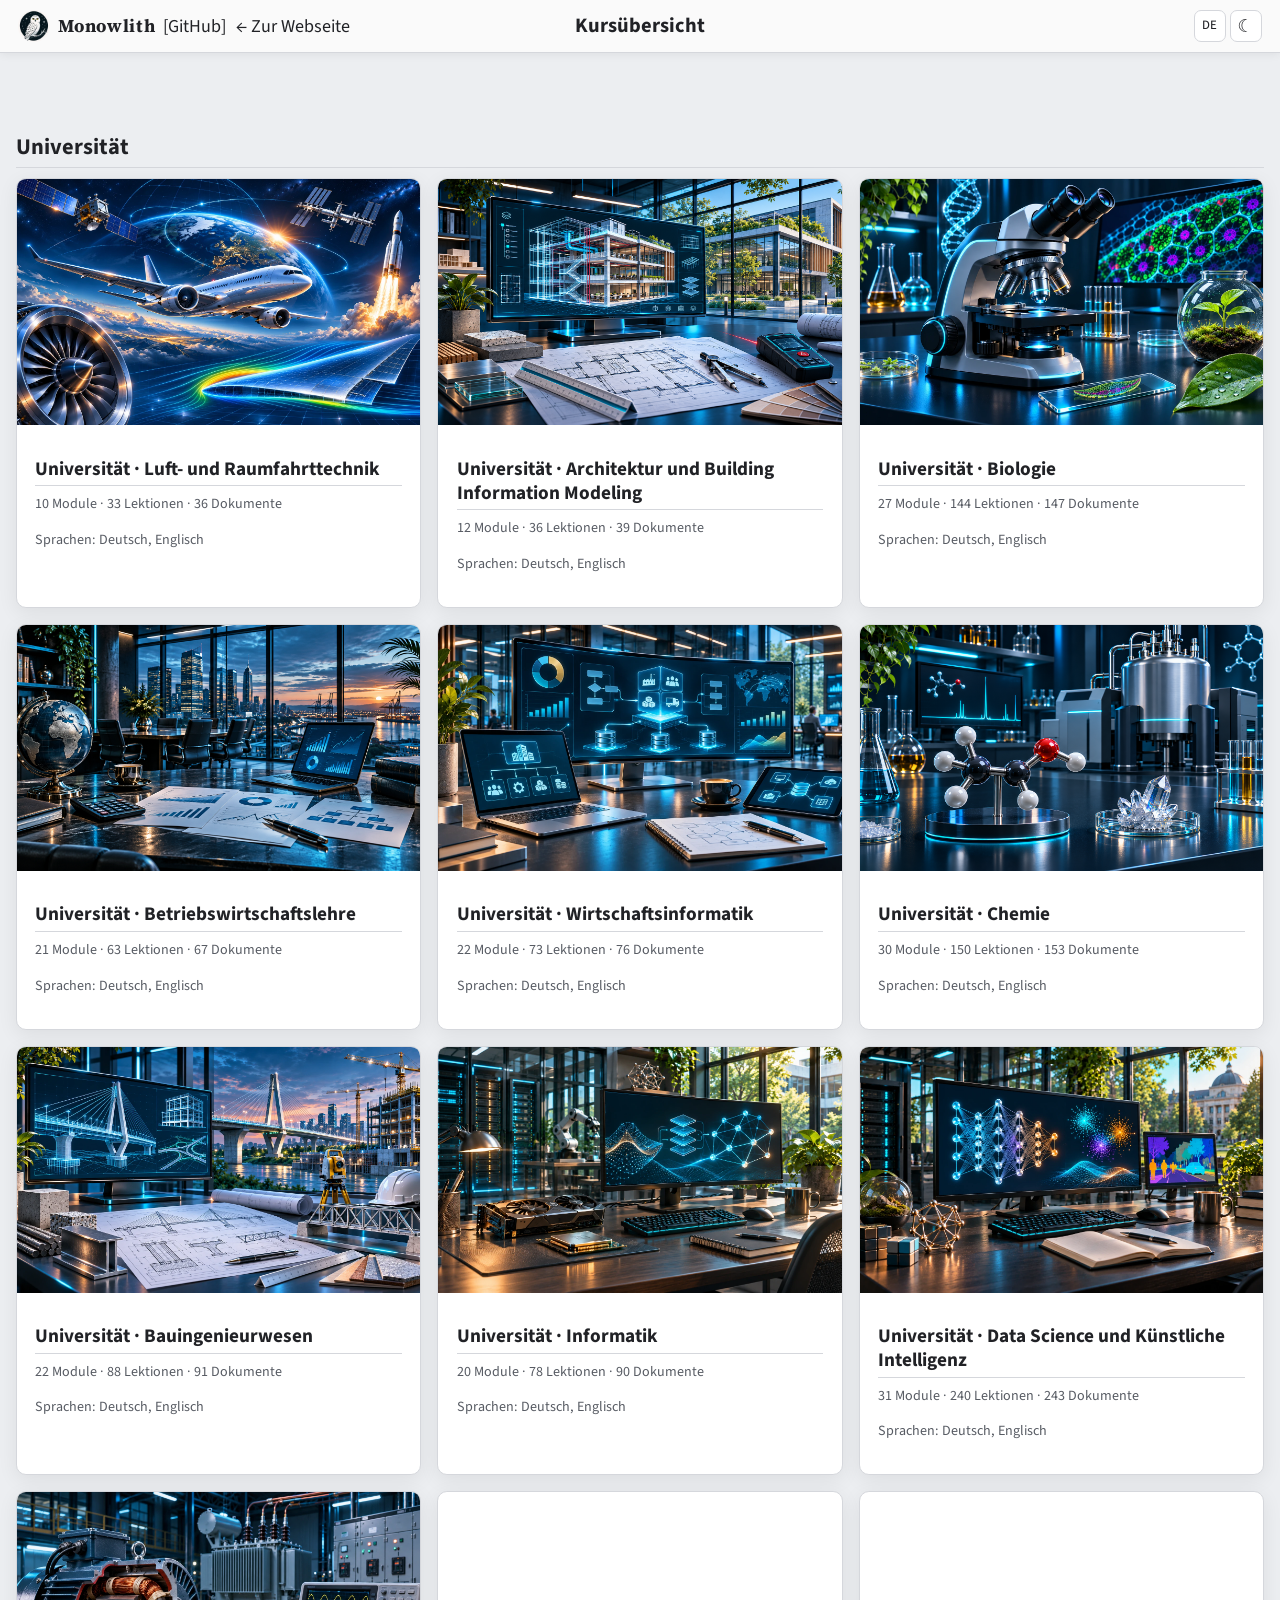
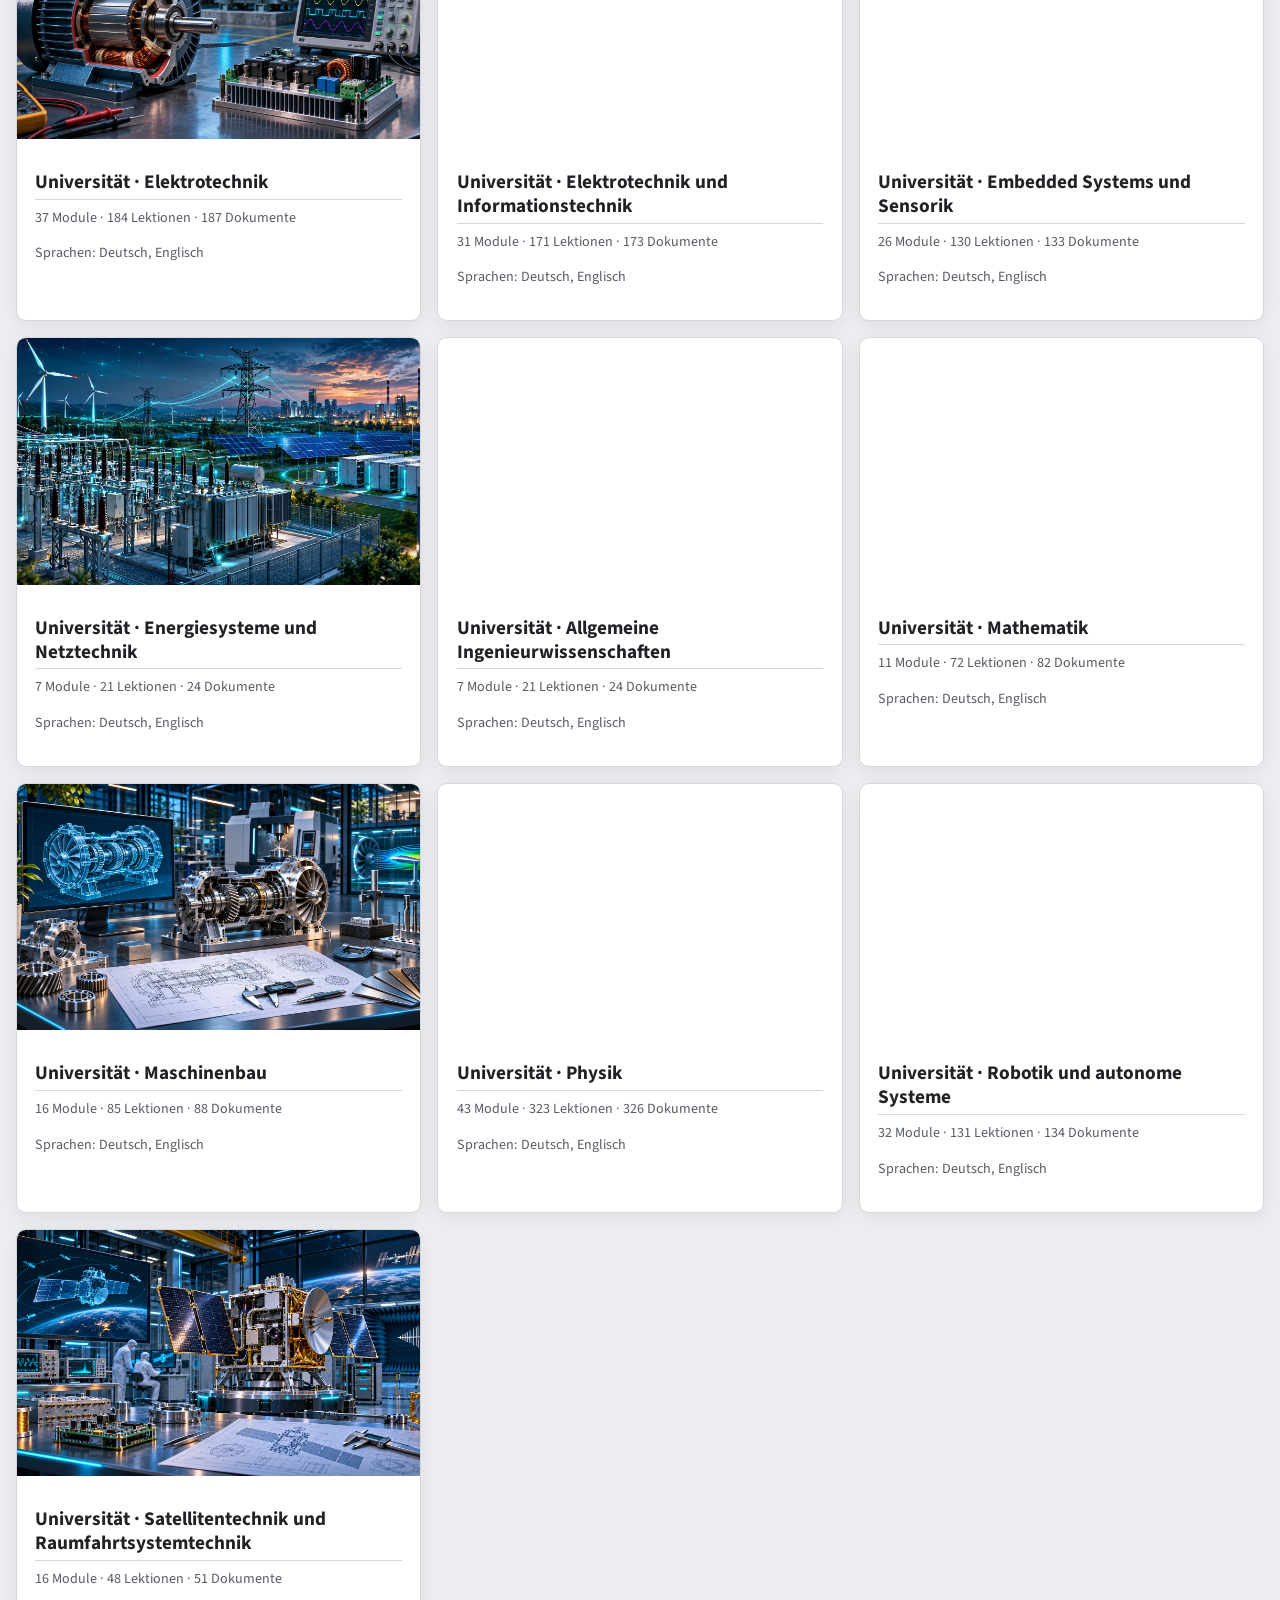
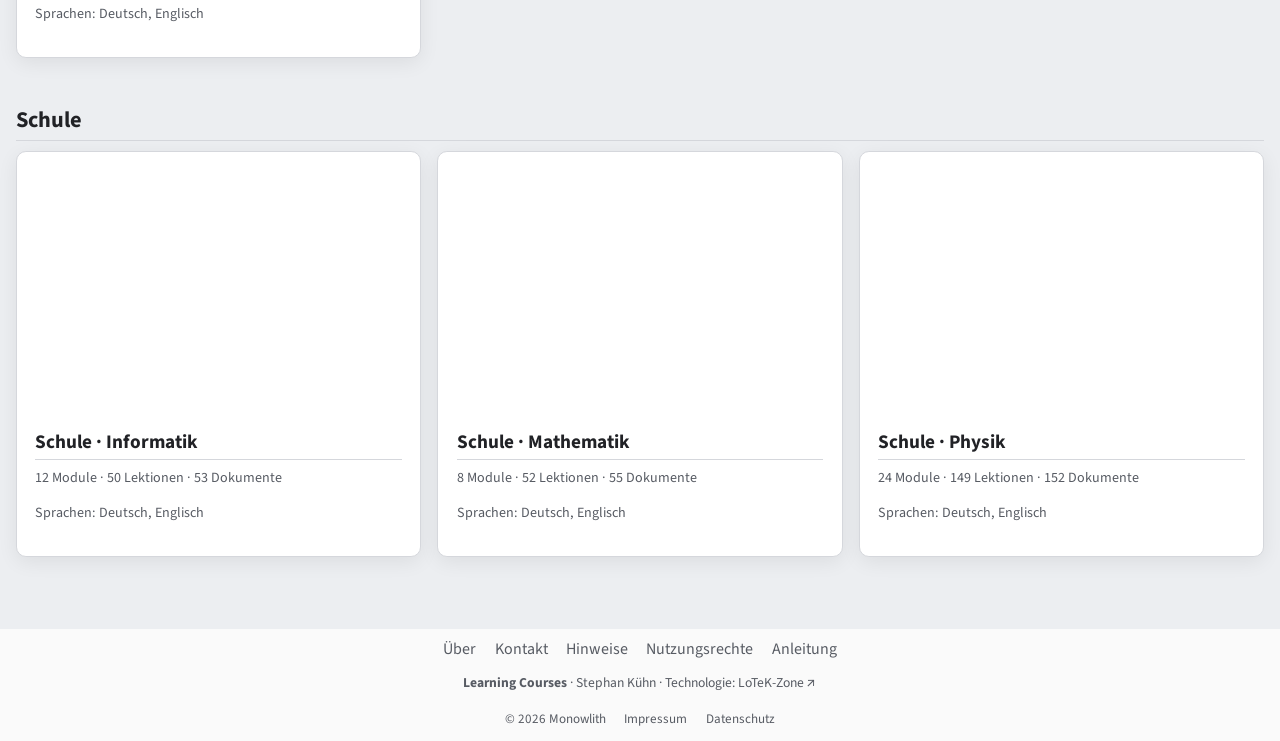
<file: index.html>
<!doctype html>
<html lang="de" data-lc-profile="release"><head><meta charset="utf-8"><meta name="viewport" content="width=device-width,initial-scale=1">
<meta name="color-scheme" content="light dark"><title>Learning Courses – Offline Reader</title>
<link rel="stylesheet" href="shared/assets/css/app.css?v=c7adb420348b9c10"><link rel="stylesheet" href="shared/assets/css/embedded-fonts.css?v=6dfc550c5edab613"></head>
<body><div id="lc-root"><main class="lc-status">Learning Courses startet …</main></div>
<script src="shared/assets/js/courses.js?v=dc5bfa5abf6d818f"></script>
<script src="shared/assets/js/url-state.js?v=8faade42d6f7b1ec"></script>
<script src="shared/assets/js/theme.js?v=ae62671291718d9b"></script>
<script src="shared/assets/js/site-config.js?v=d00553d4a10f9506"></script>
<script src="shared/assets/js/language/language_de.js?v=ef4342b26eecd6d2"></script>
<script src="shared/assets/js/language/language_en.js?v=fa517666793c47c6"></script>
<script src="shared/assets/js/language/language.js?v=df7494eb579abad2"></script>
<script src="shared/assets/js/reader-shell.js?v=683fca53b7436d6e"></script>
<script src="shared/assets/js/reader-app.js?v=c8d56b867125dc64"></script>
<script src="shared/assets/js/boot.js?v=dc6479247e9a9fae"></script>
</body></html>
</file>
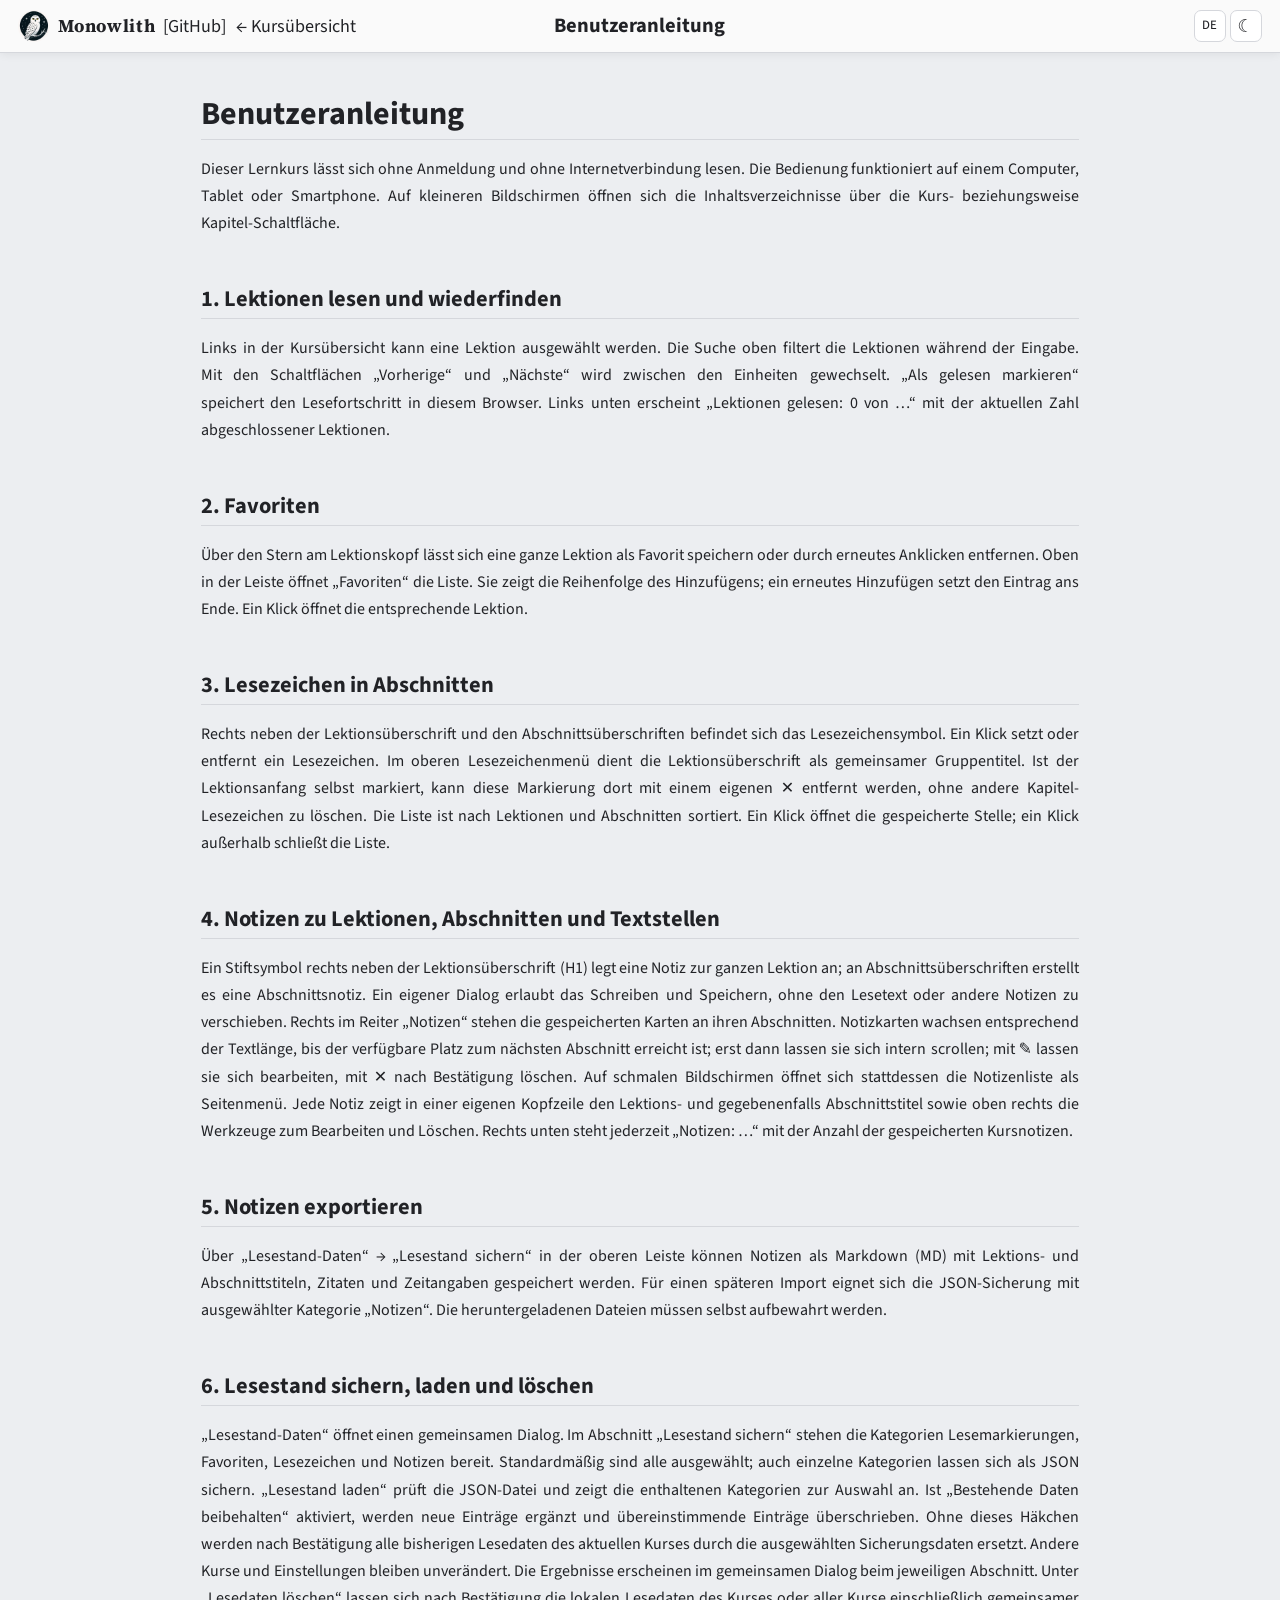
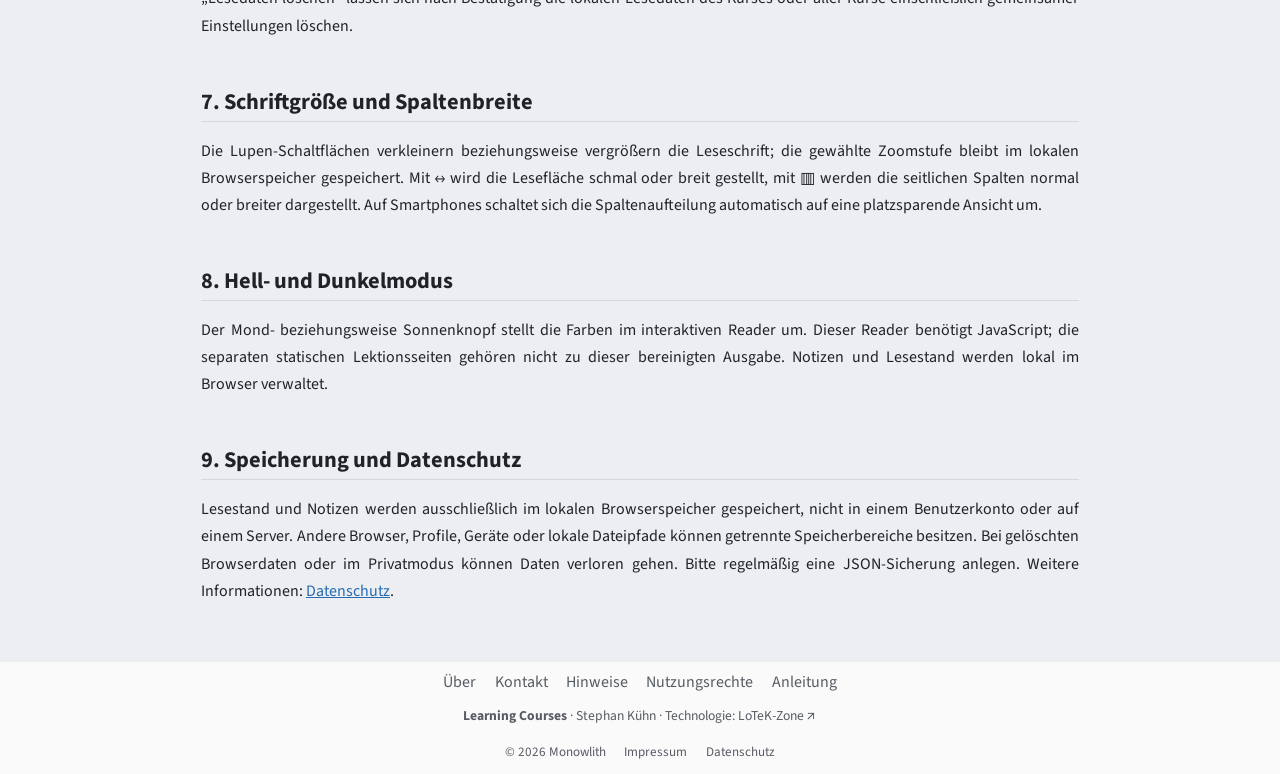
<file: shared/pages/de/anleitung.html>
<!doctype html><html lang="de"><head><meta charset="utf-8"><meta name="viewport" content="width=device-width,initial-scale=1"><meta name="color-scheme" content="light dark"><title>Anleitung – Learning Courses</title><link rel="stylesheet" href="../../assets/css/app.css"><link rel="stylesheet" href="../../assets/css/embedded-fonts.css"><script src="../../assets/js/theme.js"></script></head><body><div id="lc-header-mount"></div><main id="main" class="lc-page reader"><h1>Benutzeranleitung</h1>
<p>Dieser Lernkurs lässt sich ohne Anmeldung und ohne Internetverbindung lesen. Die Bedienung funktioniert auf einem Computer, Tablet oder Smartphone. Auf kleineren Bildschirmen öffnen sich die Inhaltsverzeichnisse über die Kurs- beziehungsweise Kapitel-Schaltfläche.</p>
<h2>1. Lektionen lesen und wiederfinden</h2>
<p>Links in der Kursübersicht kann eine Lektion ausgewählt werden. Die Suche oben filtert die Lektionen während der Eingabe. Mit den Schaltflächen „Vorherige“ und „Nächste“ wird zwischen den Einheiten gewechselt. „Als gelesen markieren“ speichert den Lesefortschritt in diesem Browser. Links unten erscheint „Lektionen gelesen: 0 von …“ mit der aktuellen Zahl abgeschlossener Lektionen.</p>
<h2>2. Favoriten</h2>
<p>Über den Stern am Lektionskopf lässt sich eine ganze Lektion als Favorit speichern oder durch erneutes Anklicken entfernen. Oben in der Leiste öffnet „Favoriten“ die Liste. Sie zeigt die Reihenfolge des Hinzufügens; ein erneutes Hinzufügen setzt den Eintrag ans Ende. Ein Klick öffnet die entsprechende Lektion.</p>
<h2>3. Lesezeichen in Abschnitten</h2>
<p>Rechts neben der Lektionsüberschrift und den Abschnittsüberschriften befindet sich das Lesezeichensymbol. Ein Klick setzt oder entfernt ein Lesezeichen. Im oberen Lesezeichenmenü dient die Lektionsüberschrift als gemeinsamer Gruppentitel. Ist der Lektionsanfang selbst markiert, kann diese Markierung dort mit einem eigenen ✕ entfernt werden, ohne andere Kapitel-Lesezeichen zu löschen. Die Liste ist nach Lektionen und Abschnitten sortiert. Ein Klick öffnet die gespeicherte Stelle; ein Klick außerhalb schließt die Liste.</p>
<h2>4. Notizen zu Lektionen, Abschnitten und Textstellen</h2>
<p>Ein Stiftsymbol rechts neben der Lektionsüberschrift (H1) legt eine Notiz zur ganzen Lektion an; an Abschnittsüberschriften erstellt es eine Abschnittsnotiz. Ein eigener Dialog erlaubt das Schreiben und Speichern, ohne den Lesetext oder andere Notizen zu verschieben. Rechts im Reiter „Notizen“ stehen die gespeicherten Karten an ihren Abschnitten. Notizkarten wachsen entsprechend der Textlänge, bis der verfügbare Platz zum nächsten Abschnitt erreicht ist; erst dann lassen sie sich intern scrollen; mit ✎ lassen sie sich bearbeiten, mit ✕ nach Bestätigung löschen. Auf schmalen Bildschirmen öffnet sich stattdessen die Notizenliste als Seitenmenü. Jede Notiz zeigt in einer eigenen Kopfzeile den Lektions- und gegebenenfalls Abschnittstitel sowie oben rechts die Werkzeuge zum Bearbeiten und Löschen. Rechts unten steht jederzeit „Notizen: …“ mit der Anzahl der gespeicherten Kursnotizen.</p>
<h2>5. Notizen exportieren</h2>
<p>Über „Lesestand-Daten“ → „Lesestand sichern“ in der oberen Leiste können Notizen als Markdown (MD) mit Lektions- und Abschnittstiteln, Zitaten und Zeitangaben gespeichert werden. Für einen späteren Import eignet sich die JSON-Sicherung mit ausgewählter Kategorie „Notizen“. Die heruntergeladenen Dateien müssen selbst aufbewahrt werden.</p>
<h2>6. Lesestand sichern, laden und löschen</h2>
<p>„Lesestand-Daten“ öffnet einen gemeinsamen Dialog. Im Abschnitt „Lesestand sichern“ stehen die Kategorien Lesemarkierungen, Favoriten, Lesezeichen und Notizen bereit. Standardmäßig sind alle ausgewählt; auch einzelne Kategorien lassen sich als JSON sichern. „Lesestand laden“ prüft die JSON-Datei und zeigt die enthaltenen Kategorien zur Auswahl an. Ist „Bestehende Daten beibehalten“ aktiviert, werden neue Einträge ergänzt und übereinstimmende Einträge überschrieben. Ohne dieses Häkchen werden nach Bestätigung alle bisherigen Lesedaten des aktuellen Kurses durch die ausgewählten Sicherungsdaten ersetzt. Andere Kurse und Einstellungen bleiben unverändert. Die Ergebnisse erscheinen im gemeinsamen Dialog beim jeweiligen Abschnitt. Unter „Lesedaten löschen“ lassen sich nach Bestätigung die lokalen Lesedaten des Kurses oder aller Kurse einschließlich gemeinsamer Einstellungen löschen.</p>
<h2>7. Schriftgröße und Spaltenbreite</h2>
<p>Die Lupen-Schaltflächen verkleinern beziehungsweise vergrößern die Leseschrift; die gewählte Zoomstufe bleibt im lokalen Browserspeicher gespeichert. Mit ↔ wird die Lesefläche schmal oder breit gestellt, mit ▥ werden die seitlichen Spalten normal oder breiter dargestellt. Auf Smartphones schaltet sich die Spaltenaufteilung automatisch auf eine platzsparende Ansicht um.</p>
<h2>8. Hell- und Dunkelmodus</h2>
<p>Der Mond- beziehungsweise Sonnenknopf stellt die Farben im interaktiven Reader um. Dieser Reader benötigt JavaScript; die separaten statischen Lektionsseiten gehören nicht zu dieser bereinigten Ausgabe. Notizen und Lesestand werden lokal im Browser verwaltet.</p>
<h2>9. Speicherung und Datenschutz</h2>
<p>Lesestand und Notizen werden ausschließlich im lokalen Browserspeicher gespeichert, nicht in einem Benutzerkonto oder auf einem Server. Andere Browser, Profile, Geräte oder lokale Dateipfade können getrennte Speicherbereiche besitzen. Bei gelöschten Browserdaten oder im Privatmodus können Daten verloren gehen. Bitte regelmäßig eine JSON-Sicherung anlegen. Weitere Informationen: <a href="datenschutz.html">Datenschutz</a>.</p></main><footer class="site-footer" role="contentinfo"><div class="lc-global-footer" aria-label="Projektseiten"><div class="lc-footer-project"><nav aria-label="Projektseiten"><a href="ueber-das-projekt.html">Über</a><a href="kontakt.html">Kontakt</a><a href="hinweise.html">Hinweise</a><a href="nutzungsrechte.html">Nutzungsrechte</a><a href="anleitung.html">Anleitung</a></nav><p class="lc-footer-credits"><strong>Learning Courses</strong> · Stephan Kühn · Technologie: <a href="https://github.com/LoTeK-Zone">LoTeK-Zone<span class="lc-external-arrow" aria-hidden="true">&#8239;↗</span><span class="sr-only lc-external-hint"> (externer Link)</span></a></p></div><div class="lc-footer-legal"><nav aria-label="Rechtliche Informationen"><span>© 2026 Monowlith</span><a href="impressum.html">Impressum</a><a href="datenschutz.html">Datenschutz</a></nav></div></div></footer><script src="../../assets/js/courses.js"></script><script src="../../assets/js/url-state.js"></script><script src="../../assets/js/language/language_de.js"></script><script src="../../assets/js/language/language_en.js"></script><script src="../../assets/js/language/language.js"></script><script src="../../assets/js/reader-shell.js"></script><script>document.getElementById("lc-header-mount").outerHTML=LC_HEADER({mode:"info",locale:"de",base:"../../../",title:document.querySelector("main h1").textContent});</script><script src="../../assets/js/site-pages.js"></script></body></html>
</file>
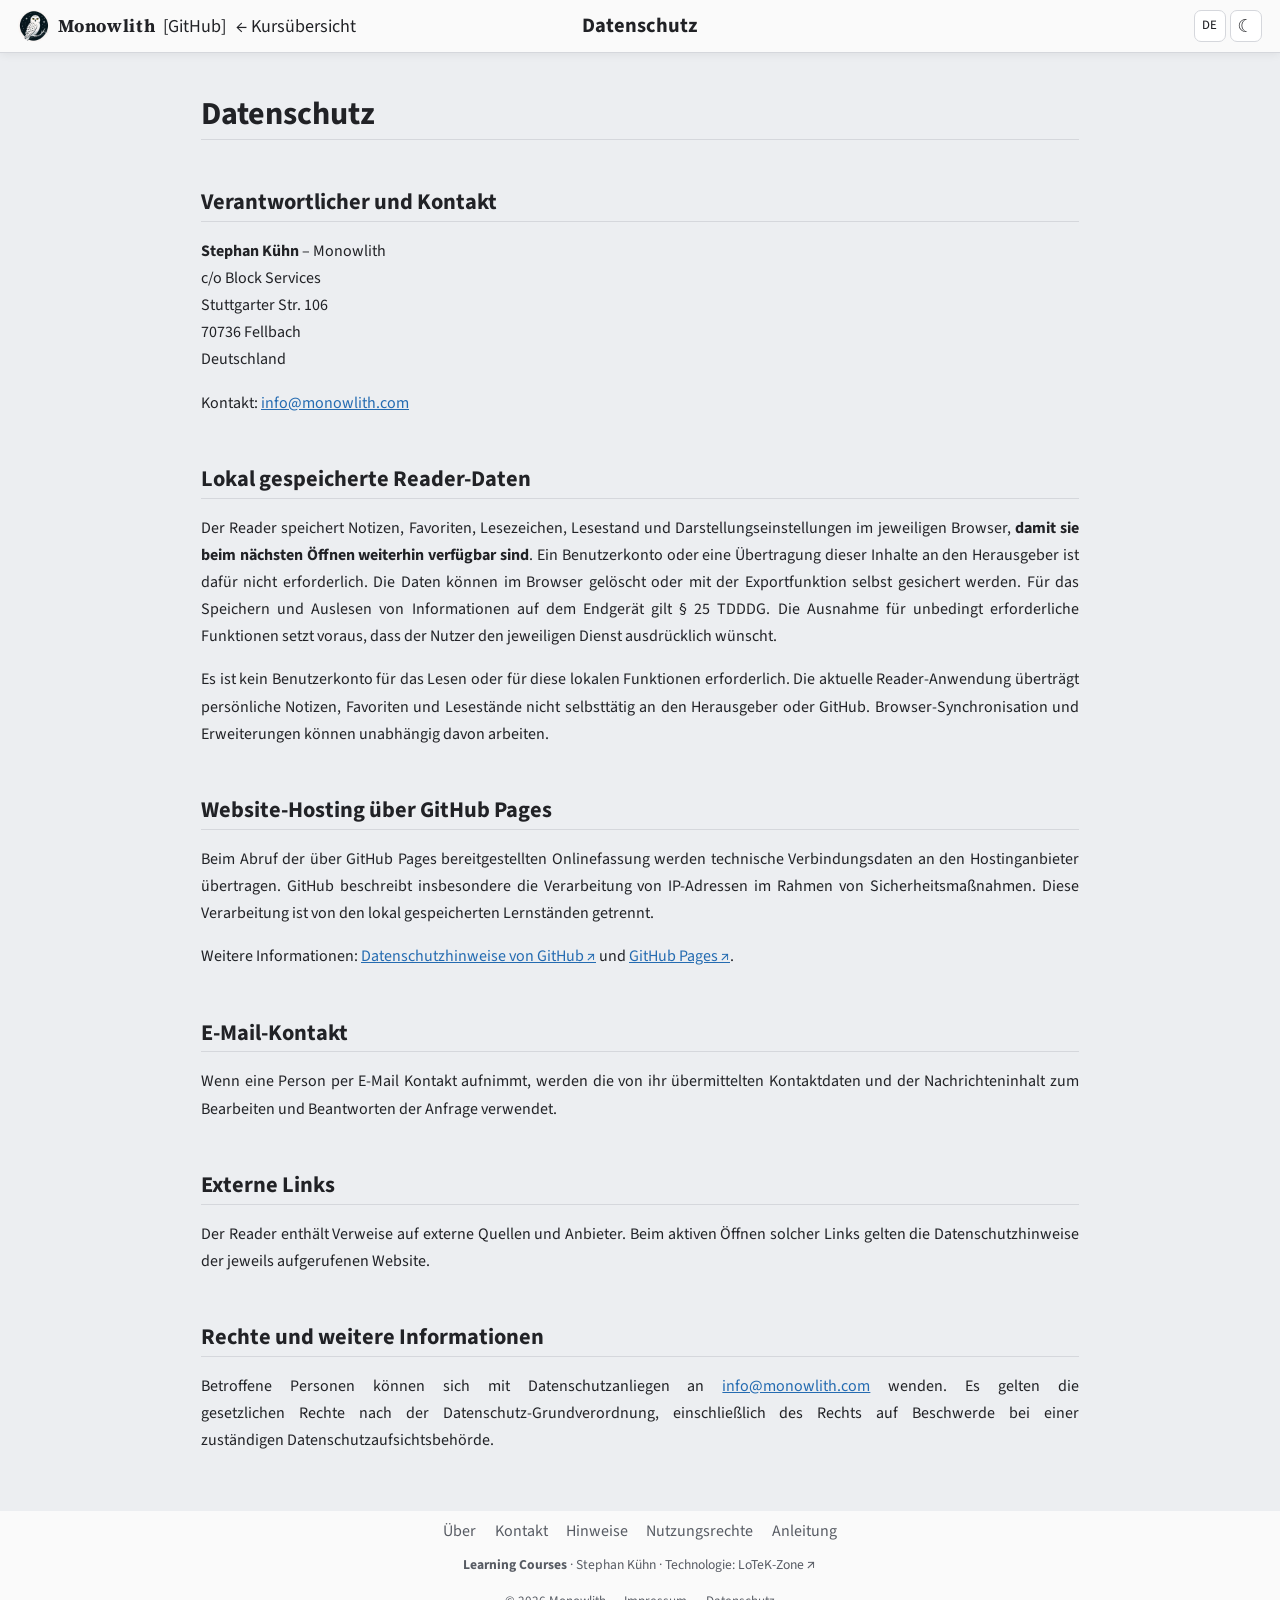
<file: shared/pages/de/datenschutz.html>
<!doctype html><html lang="de"><head><meta charset="utf-8"><meta name="viewport" content="width=device-width,initial-scale=1"><meta name="color-scheme" content="light dark"><title>Datenschutz – Learning Courses</title><link rel="stylesheet" href="../../assets/css/app.css"><link rel="stylesheet" href="../../assets/css/embedded-fonts.css"><script src="../../assets/js/theme.js"></script></head><body><div id="lc-header-mount"></div><main id="main" class="lc-page reader"><h1>Datenschutz</h1>
<h2>Verantwortlicher und Kontakt</h2>
<p class="contact-lines"><strong>Stephan Kühn</strong> – Monowlith<br>c/o Block Services<br>Stuttgarter Str. 106<br>70736 Fellbach<br>Deutschland</p>
<p>Kontakt: <a href="mailto:info@monowlith.com">info@monowlith.com</a></p>
<h2>Lokal gespeicherte Reader-Daten</h2>
<p>Der Reader speichert Notizen, Favoriten, Lesezeichen, Lesestand und Darstellungseinstellungen im jeweiligen Browser, <strong>damit sie beim nächsten Öffnen weiterhin verfügbar sind</strong>. Ein Benutzerkonto oder eine Übertragung dieser Inhalte an den Herausgeber ist dafür nicht erforderlich. Die Daten können im Browser gelöscht oder mit der Exportfunktion selbst gesichert werden. Für das Speichern und Auslesen von Informationen auf dem Endgerät gilt § 25 TDDDG. Die Ausnahme für unbedingt erforderliche Funktionen setzt voraus, dass der Nutzer den jeweiligen Dienst ausdrücklich wünscht.</p>
<p>Es ist kein Benutzerkonto für das Lesen oder für diese lokalen Funktionen erforderlich. Die aktuelle Reader-Anwendung überträgt persönliche Notizen, Favoriten und Lesestände nicht selbsttätig an den Herausgeber oder GitHub. Browser-Synchronisation und Erweiterungen können unabhängig davon arbeiten.</p>
<h2>Website-Hosting über GitHub Pages</h2>
<p>Beim Abruf der über GitHub Pages bereitgestellten Onlinefassung werden technische Verbindungsdaten an den Hostinganbieter übertragen. GitHub beschreibt insbesondere die Verarbeitung von IP-Adressen im Rahmen von Sicherheitsmaßnahmen. Diese Verarbeitung ist von den lokal gespeicherten Lernständen getrennt.</p>
<p>Weitere Informationen: <a href="https://docs.github.com/en/site-policy/privacy-policies/github-general-privacy-statement">Datenschutzhinweise von GitHub<span class="lc-external-arrow" aria-hidden="true">&#8239;↗</span><span class="sr-only lc-external-hint"> (externer Link)</span></a> und <a href="https://docs.github.com/en/pages/getting-started-with-github-pages/what-is-github-pages">GitHub Pages<span class="lc-external-arrow" aria-hidden="true">&#8239;↗</span><span class="sr-only lc-external-hint"> (externer Link)</span></a>.</p>
<h2>E-Mail-Kontakt</h2>
<p>Wenn eine Person per E-Mail Kontakt aufnimmt, werden die von ihr übermittelten Kontaktdaten und der Nachrichteninhalt zum Bearbeiten und Beantworten der Anfrage verwendet.</p>
<h2>Externe Links</h2>
<p>Der Reader enthält Verweise auf externe Quellen und Anbieter. Beim aktiven Öffnen solcher Links gelten die Datenschutzhinweise der jeweils aufgerufenen Website.</p>
<h2>Rechte und weitere Informationen</h2>
<p>Betroffene Personen können sich mit Datenschutzanliegen an <a href="mailto:info@monowlith.com">info@monowlith.com</a> wenden. Es gelten die gesetzlichen Rechte nach der Datenschutz-Grundverordnung, einschließlich des Rechts auf Beschwerde bei einer zuständigen Datenschutzaufsichtsbehörde.</p></main><footer class="site-footer" role="contentinfo"><div class="lc-global-footer" aria-label="Projektseiten"><div class="lc-footer-project"><nav aria-label="Projektseiten"><a href="ueber-das-projekt.html">Über</a><a href="kontakt.html">Kontakt</a><a href="hinweise.html">Hinweise</a><a href="nutzungsrechte.html">Nutzungsrechte</a><a href="anleitung.html">Anleitung</a></nav><p class="lc-footer-credits"><strong>Learning Courses</strong> · Stephan Kühn · Technologie: <a href="https://github.com/LoTeK-Zone">LoTeK-Zone<span class="lc-external-arrow" aria-hidden="true">&#8239;↗</span><span class="sr-only lc-external-hint"> (externer Link)</span></a></p></div><div class="lc-footer-legal"><nav aria-label="Rechtliche Informationen"><span>© 2026 Monowlith</span><a href="impressum.html">Impressum</a><a href="datenschutz.html">Datenschutz</a></nav></div></div></footer><script src="../../assets/js/courses.js"></script><script src="../../assets/js/url-state.js"></script><script src="../../assets/js/language/language_de.js"></script><script src="../../assets/js/language/language_en.js"></script><script src="../../assets/js/language/language.js"></script><script src="../../assets/js/reader-shell.js"></script><script>document.getElementById("lc-header-mount").outerHTML=LC_HEADER({mode:"info",locale:"de",base:"../../../",title:document.querySelector("main h1").textContent});</script><script src="../../assets/js/site-pages.js"></script></body></html>
</file>
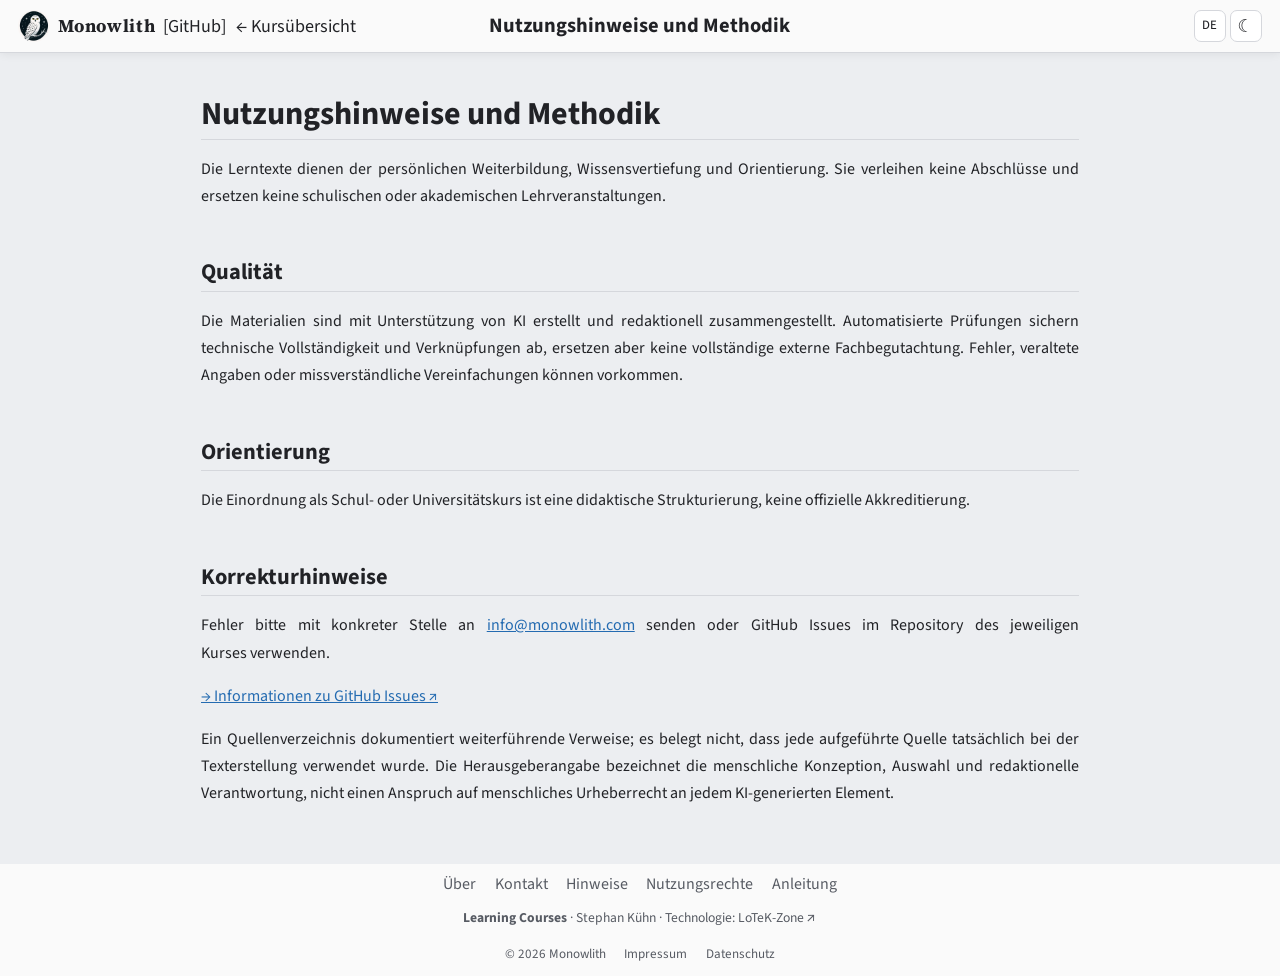
<file: shared/pages/de/hinweise.html>
<!doctype html><html lang="de"><head><meta charset="utf-8"><meta name="viewport" content="width=device-width,initial-scale=1"><meta name="color-scheme" content="light dark"><title>Hinweise – Learning Courses</title><link rel="stylesheet" href="../../assets/css/app.css"><link rel="stylesheet" href="../../assets/css/embedded-fonts.css"><script src="../../assets/js/theme.js"></script></head><body><div id="lc-header-mount"></div><main id="main" class="lc-page reader"><h1>Nutzungshinweise und Methodik</h1>
<p>Die Lerntexte dienen der persönlichen Weiterbildung, Wissensvertiefung und Orientierung. Sie verleihen keine Abschlüsse und ersetzen keine schulischen oder akademischen Lehrveranstaltungen.</p>
<h2>Qualität</h2>
<p>Die Materialien sind mit Unterstützung von KI erstellt und redaktionell zusammengestellt. Automatisierte Prüfungen sichern technische Vollständigkeit und Verknüpfungen ab, ersetzen aber keine vollständige externe Fachbegutachtung. Fehler, veraltete Angaben oder missverständliche Vereinfachungen können vorkommen.</p>
<h2>Orientierung</h2>
<p>Die Einordnung als Schul- oder Universitätskurs ist eine didaktische Strukturierung, keine offizielle Akkreditierung.</p>
<h2>Korrekturhinweise</h2>
<p>Fehler bitte mit konkreter Stelle an <a href="mailto:info@monowlith.com">info@monowlith.com</a> senden oder GitHub Issues im Repository des jeweiligen Kurses verwenden.</p>
<p><a href="https://docs.github.com/de/issues/tracking-your-work-with-issues/learning-about-issues/about-issues">→ Informationen zu GitHub Issues<span class="lc-external-arrow" aria-hidden="true">&#8239;↗</span><span class="sr-only lc-external-hint"> (externer Link)</span></a></p>
<p>Ein Quellenverzeichnis dokumentiert weiterführende Verweise; es belegt nicht, dass jede aufgeführte Quelle tatsächlich bei der Texterstellung verwendet wurde. Die Herausgeberangabe bezeichnet die menschliche Konzeption, Auswahl und redaktionelle Verantwortung, nicht einen Anspruch auf menschliches Urheberrecht an jedem KI-generierten Element.</p></main><footer class="site-footer" role="contentinfo"><div class="lc-global-footer" aria-label="Projektseiten"><div class="lc-footer-project"><nav aria-label="Projektseiten"><a href="ueber-das-projekt.html">Über</a><a href="kontakt.html">Kontakt</a><a href="hinweise.html">Hinweise</a><a href="nutzungsrechte.html">Nutzungsrechte</a><a href="anleitung.html">Anleitung</a></nav><p class="lc-footer-credits"><strong>Learning Courses</strong> · Stephan Kühn · Technologie: <a href="https://github.com/LoTeK-Zone">LoTeK-Zone<span class="lc-external-arrow" aria-hidden="true">&#8239;↗</span><span class="sr-only lc-external-hint"> (externer Link)</span></a></p></div><div class="lc-footer-legal"><nav aria-label="Rechtliche Informationen"><span>© 2026 Monowlith</span><a href="impressum.html">Impressum</a><a href="datenschutz.html">Datenschutz</a></nav></div></div></footer><script src="../../assets/js/courses.js"></script><script src="../../assets/js/url-state.js"></script><script src="../../assets/js/language/language_de.js"></script><script src="../../assets/js/language/language_en.js"></script><script src="../../assets/js/language/language.js"></script><script src="../../assets/js/reader-shell.js"></script><script>document.getElementById("lc-header-mount").outerHTML=LC_HEADER({mode:"info",locale:"de",base:"../../../",title:document.querySelector("main h1").textContent});</script><script src="../../assets/js/site-pages.js"></script></body></html>
</file>
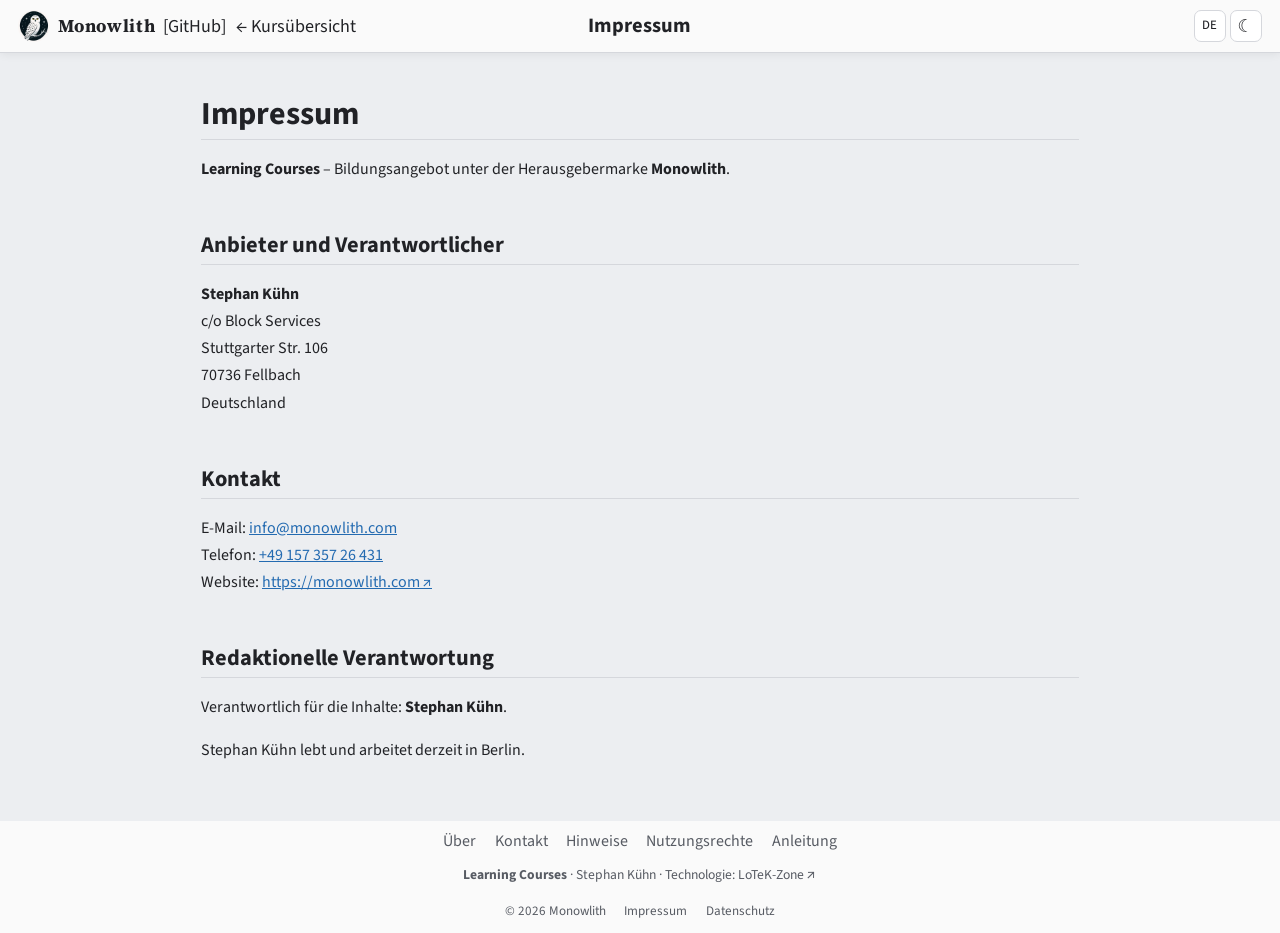
<file: shared/pages/de/impressum.html>
<!doctype html><html lang="de"><head><meta charset="utf-8"><meta name="viewport" content="width=device-width,initial-scale=1"><meta name="color-scheme" content="light dark"><title>Impressum – Learning Courses</title><link rel="stylesheet" href="../../assets/css/app.css"><link rel="stylesheet" href="../../assets/css/embedded-fonts.css"><script src="../../assets/js/theme.js"></script></head><body><div id="lc-header-mount"></div><main id="main" class="lc-page reader"><h1>Impressum</h1>
<p><strong>Learning Courses</strong> – Bildungsangebot unter der Herausgebermarke <strong>Monowlith</strong>.</p>
<h2>Anbieter und Verantwortlicher</h2>
<p class="contact-lines"><strong>Stephan Kühn</strong><br>c/o Block Services<br>Stuttgarter Str. 106<br>70736 Fellbach<br>Deutschland</p>
<h2>Kontakt</h2>
<p class="contact-lines">E-Mail: <a href="mailto:info@monowlith.com">info@monowlith.com</a><br>Telefon: <a href="tel:+4915735726431">+49 157 357 26 431</a><br>Website: <a href="https://monowlith.com">https://monowlith.com<span class="lc-external-arrow" aria-hidden="true">&#8239;↗</span><span class="sr-only lc-external-hint"> (externer Link)</span></a></p>
<h2>Redaktionelle Verantwortung</h2>
<p>Verantwortlich für die Inhalte: <strong>Stephan Kühn</strong>.</p>
<p>Stephan Kühn lebt und arbeitet derzeit in Berlin.</p></main><footer class="site-footer" role="contentinfo"><div class="lc-global-footer" aria-label="Projektseiten"><div class="lc-footer-project"><nav aria-label="Projektseiten"><a href="ueber-das-projekt.html">Über</a><a href="kontakt.html">Kontakt</a><a href="hinweise.html">Hinweise</a><a href="nutzungsrechte.html">Nutzungsrechte</a><a href="anleitung.html">Anleitung</a></nav><p class="lc-footer-credits"><strong>Learning Courses</strong> · Stephan Kühn · Technologie: <a href="https://github.com/LoTeK-Zone">LoTeK-Zone<span class="lc-external-arrow" aria-hidden="true">&#8239;↗</span><span class="sr-only lc-external-hint"> (externer Link)</span></a></p></div><div class="lc-footer-legal"><nav aria-label="Rechtliche Informationen"><span>© 2026 Monowlith</span><a href="impressum.html">Impressum</a><a href="datenschutz.html">Datenschutz</a></nav></div></div></footer><script src="../../assets/js/courses.js"></script><script src="../../assets/js/url-state.js"></script><script src="../../assets/js/language/language_de.js"></script><script src="../../assets/js/language/language_en.js"></script><script src="../../assets/js/language/language.js"></script><script src="../../assets/js/reader-shell.js"></script><script>document.getElementById("lc-header-mount").outerHTML=LC_HEADER({mode:"info",locale:"de",base:"../../../",title:document.querySelector("main h1").textContent});</script><script src="../../assets/js/site-pages.js"></script></body></html>
</file>
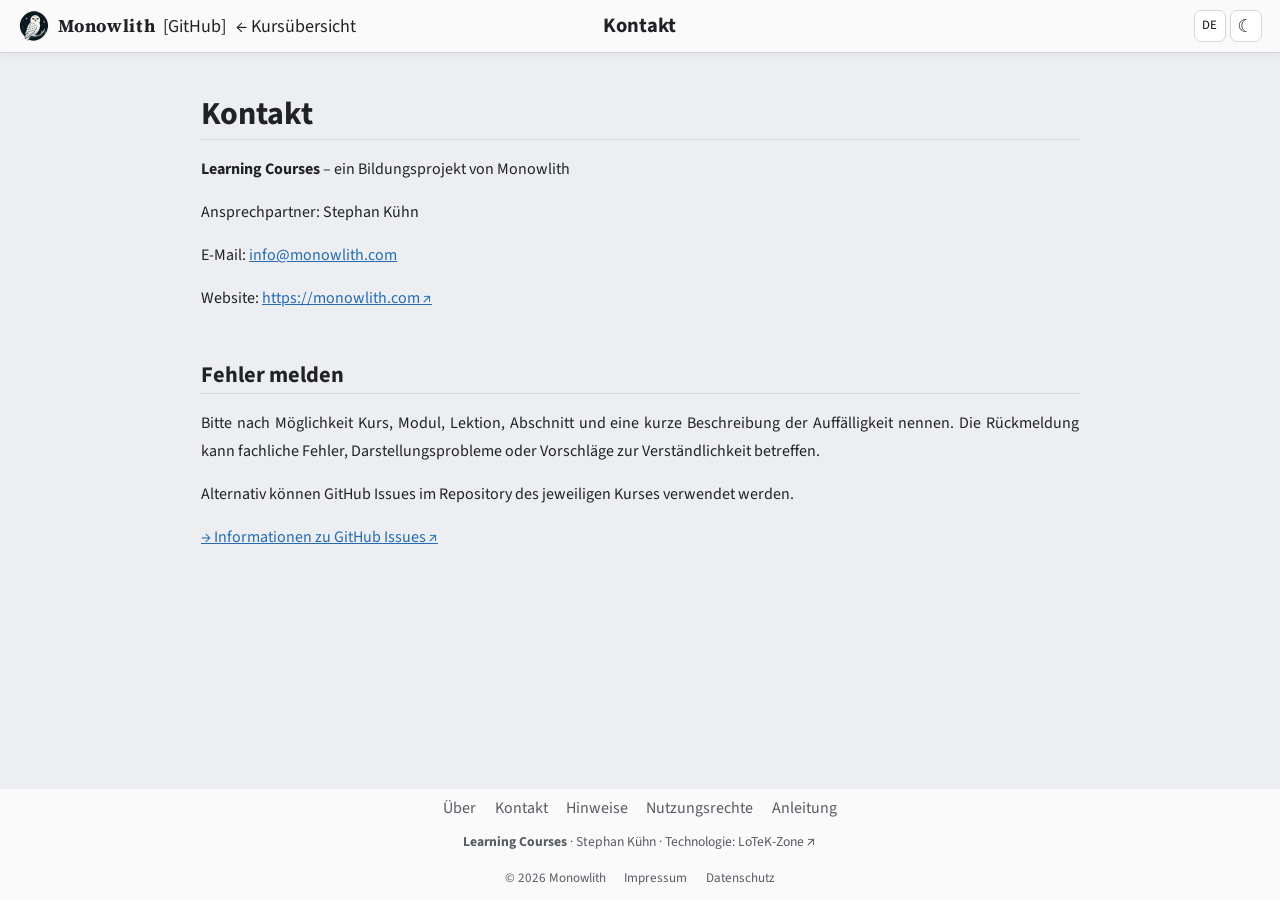
<file: shared/pages/de/kontakt.html>
<!doctype html><html lang="de"><head><meta charset="utf-8"><meta name="viewport" content="width=device-width,initial-scale=1"><meta name="color-scheme" content="light dark"><title>Kontakt – Learning Courses</title><link rel="stylesheet" href="../../assets/css/app.css"><link rel="stylesheet" href="../../assets/css/embedded-fonts.css"><script src="../../assets/js/theme.js"></script></head><body><div id="lc-header-mount"></div><main id="main" class="lc-page reader"><h1>Kontakt</h1>
<p><strong>Learning Courses</strong> – ein Bildungsprojekt von Monowlith</p>
<p>Ansprechpartner: Stephan Kühn</p>
<p>E-Mail: <a href="mailto:info@monowlith.com">info@monowlith.com</a></p>
<p>Website: <a href="https://monowlith.com">https://monowlith.com<span class="lc-external-arrow" aria-hidden="true">&#8239;↗</span><span class="sr-only lc-external-hint"> (externer Link)</span></a></p>
<h2>Fehler melden</h2>
<p>Bitte nach Möglichkeit Kurs, Modul, Lektion, Abschnitt und eine kurze Beschreibung der Auffälligkeit nennen. Die Rückmeldung kann fachliche Fehler, Darstellungsprobleme oder Vorschläge zur Verständlichkeit betreffen.</p>
<p>Alternativ können GitHub Issues im Repository des jeweiligen Kurses verwendet werden.</p>
<p><a href="https://docs.github.com/de/issues/tracking-your-work-with-issues/learning-about-issues/about-issues">→ Informationen zu GitHub Issues<span class="lc-external-arrow" aria-hidden="true">&#8239;↗</span><span class="sr-only lc-external-hint"> (externer Link)</span></a></p></main><footer class="site-footer" role="contentinfo"><div class="lc-global-footer" aria-label="Projektseiten"><div class="lc-footer-project"><nav aria-label="Projektseiten"><a href="ueber-das-projekt.html">Über</a><a href="kontakt.html">Kontakt</a><a href="hinweise.html">Hinweise</a><a href="nutzungsrechte.html">Nutzungsrechte</a><a href="anleitung.html">Anleitung</a></nav><p class="lc-footer-credits"><strong>Learning Courses</strong> · Stephan Kühn · Technologie: <a href="https://github.com/LoTeK-Zone">LoTeK-Zone<span class="lc-external-arrow" aria-hidden="true">&#8239;↗</span><span class="sr-only lc-external-hint"> (externer Link)</span></a></p></div><div class="lc-footer-legal"><nav aria-label="Rechtliche Informationen"><span>© 2026 Monowlith</span><a href="impressum.html">Impressum</a><a href="datenschutz.html">Datenschutz</a></nav></div></div></footer><script src="../../assets/js/courses.js"></script><script src="../../assets/js/url-state.js"></script><script src="../../assets/js/language/language_de.js"></script><script src="../../assets/js/language/language_en.js"></script><script src="../../assets/js/language/language.js"></script><script src="../../assets/js/reader-shell.js"></script><script>document.getElementById("lc-header-mount").outerHTML=LC_HEADER({mode:"info",locale:"de",base:"../../../",title:document.querySelector("main h1").textContent});</script><script src="../../assets/js/site-pages.js"></script></body></html>
</file>
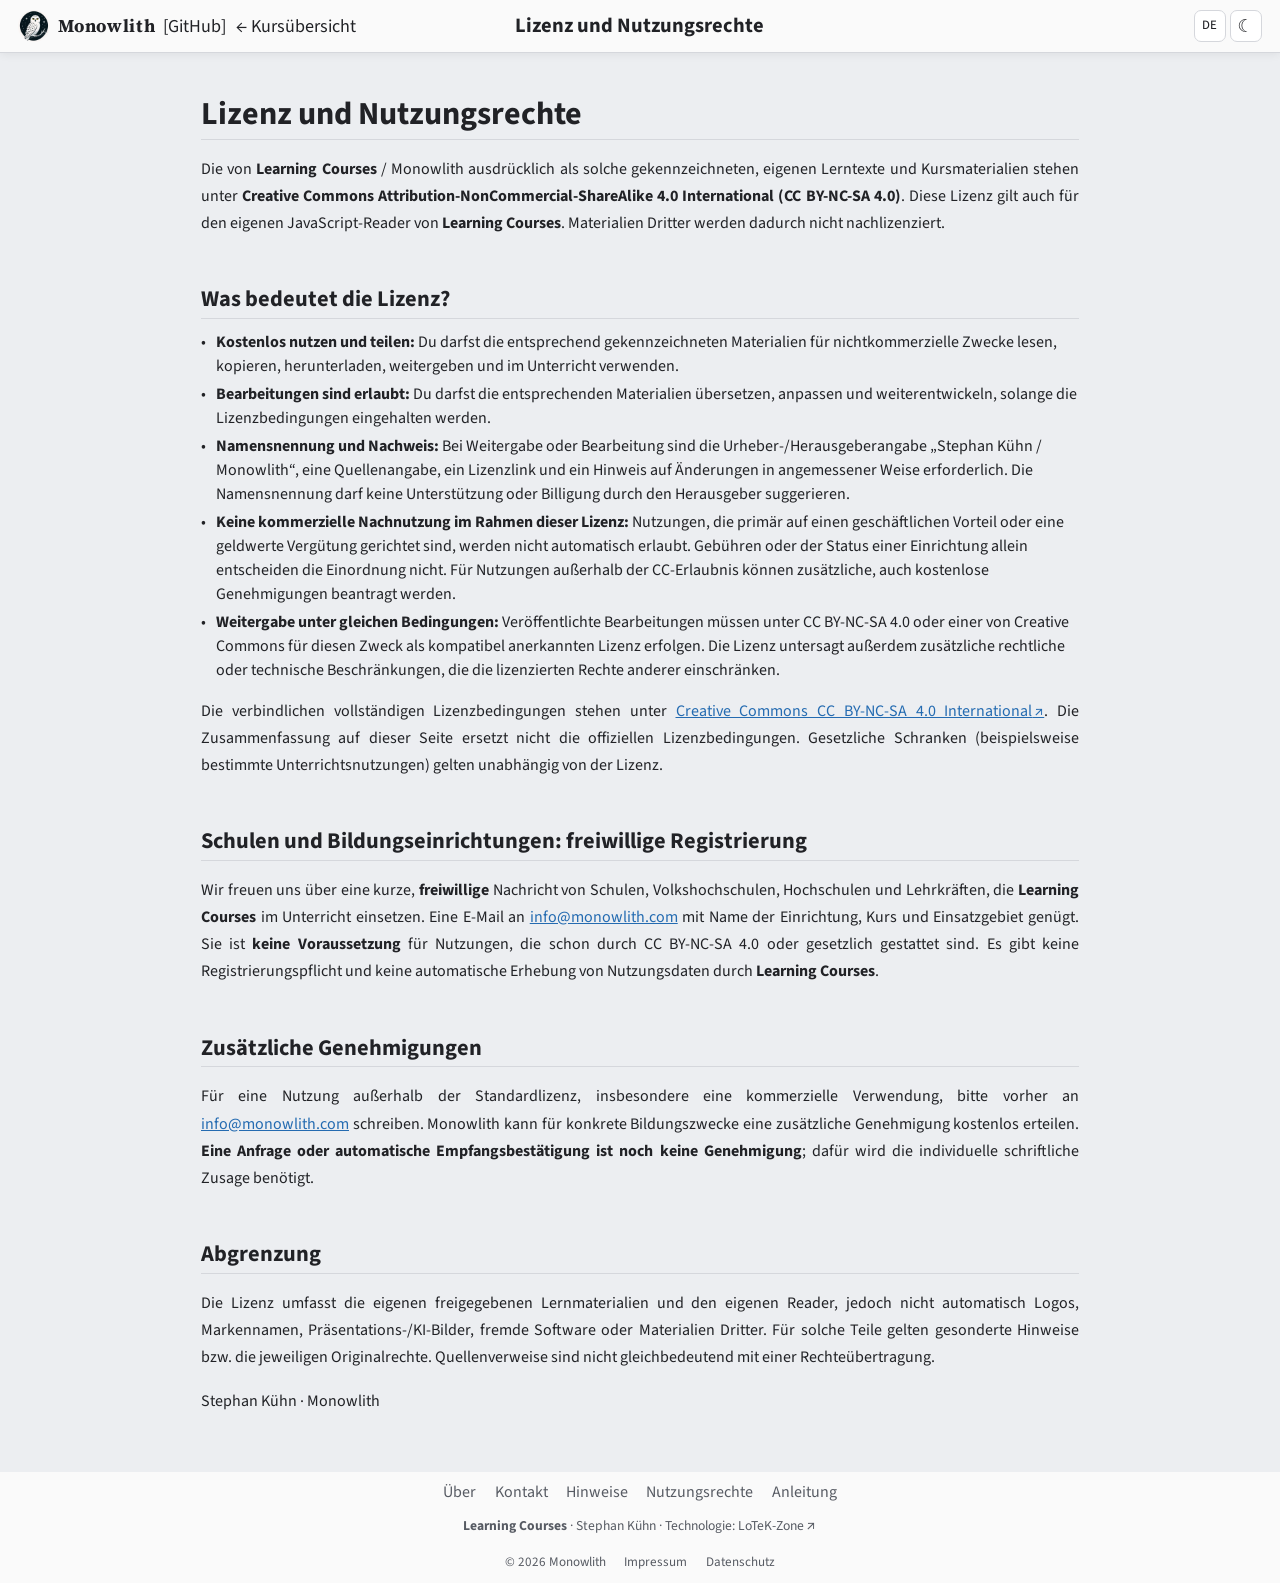
<file: shared/pages/de/nutzungsrechte.html>
<!doctype html><html lang="de"><head><meta charset="utf-8"><meta name="viewport" content="width=device-width,initial-scale=1"><meta name="color-scheme" content="light dark"><title>Nutzungsrechte – Learning Courses</title><link rel="stylesheet" href="../../assets/css/app.css"><link rel="stylesheet" href="../../assets/css/embedded-fonts.css"><script src="../../assets/js/theme.js"></script></head><body><div id="lc-header-mount"></div><main id="main" class="lc-page reader"><h1>Lizenz und Nutzungsrechte</h1>
<p>Die von <strong>Learning Courses</strong> / Monowlith ausdrücklich als solche gekennzeichneten, eigenen Lerntexte und Kursmaterialien stehen unter <strong>Creative Commons Attribution-NonCommercial-ShareAlike 4.0 International (CC BY-NC-SA 4.0)</strong>. Diese Lizenz gilt auch für den eigenen JavaScript-Reader von <strong>Learning Courses</strong>. Materialien Dritter werden dadurch nicht nachlizenziert.</p>
<h2>Was bedeutet die Lizenz?</h2>
<ul class="lc-content-list" role="list"><li role="listitem"><span class="lc-item-marker" aria-hidden="true">•</span><div class="lc-item-content"><strong>Kostenlos nutzen und teilen:</strong> Du darfst die entsprechend gekennzeichneten Materialien für nichtkommerzielle Zwecke lesen, kopieren, herunterladen, weitergeben und im Unterricht verwenden.</div></li><li role="listitem"><span class="lc-item-marker" aria-hidden="true">•</span><div class="lc-item-content"><strong>Bearbeitungen sind erlaubt:</strong> Du darfst die entsprechenden Materialien übersetzen, anpassen und weiterentwickeln, solange die Lizenzbedingungen eingehalten werden.</div></li><li role="listitem"><span class="lc-item-marker" aria-hidden="true">•</span><div class="lc-item-content"><strong>Namensnennung und Nachweis:</strong> Bei Weitergabe oder Bearbeitung sind die Urheber-/Herausgeberangabe „Stephan Kühn / Monowlith“, eine Quellenangabe, ein Lizenzlink und ein Hinweis auf Änderungen in angemessener Weise erforderlich. Die Namensnennung darf keine Unterstützung oder Billigung durch den Herausgeber suggerieren.</div></li><li role="listitem"><span class="lc-item-marker" aria-hidden="true">•</span><div class="lc-item-content"><strong>Keine kommerzielle Nachnutzung im Rahmen dieser Lizenz:</strong> Nutzungen, die primär auf einen geschäftlichen Vorteil oder eine geldwerte Vergütung gerichtet sind, werden nicht automatisch erlaubt. Gebühren oder der Status einer Einrichtung allein entscheiden die Einordnung nicht. Für Nutzungen außerhalb der CC-Erlaubnis können zusätzliche, auch kostenlose Genehmigungen beantragt werden.</div></li><li role="listitem"><span class="lc-item-marker" aria-hidden="true">•</span><div class="lc-item-content"><strong>Weitergabe unter gleichen Bedingungen:</strong> Veröffentlichte Bearbeitungen müssen unter CC BY-NC-SA 4.0 oder einer von Creative Commons für diesen Zweck als kompatibel anerkannten Lizenz erfolgen. Die Lizenz untersagt außerdem zusätzliche rechtliche oder technische Beschränkungen, die die lizenzierten Rechte anderer einschränken.</div></li></ul>
<p>Die verbindlichen vollständigen Lizenzbedingungen stehen unter <a href="https://creativecommons.org/licenses/by-nc-sa/4.0/">Creative Commons CC BY-NC-SA 4.0 International<span class="lc-external-arrow" aria-hidden="true">&#8239;↗</span><span class="sr-only lc-external-hint"> (externer Link)</span></a>. Die Zusammenfassung auf dieser Seite ersetzt nicht die offiziellen Lizenzbedingungen. Gesetzliche Schranken (beispielsweise bestimmte Unterrichtsnutzungen) gelten unabhängig von der Lizenz.</p>
<h2>Schulen und Bildungseinrichtungen: freiwillige Registrierung</h2>
<p>Wir freuen uns über eine kurze, <strong>freiwillige</strong> Nachricht von Schulen, Volkshochschulen, Hochschulen und Lehrkräften, die <strong>Learning Courses</strong> im Unterricht einsetzen. Eine E-Mail an <a href="mailto:info@monowlith.com">info@monowlith.com</a> mit Name der Einrichtung, Kurs und Einsatzgebiet genügt. Sie ist <strong>keine Voraussetzung</strong> für Nutzungen, die schon durch CC BY-NC-SA 4.0 oder gesetzlich gestattet sind. Es gibt keine Registrierungspflicht und keine automatische Erhebung von Nutzungsdaten durch <strong>Learning Courses</strong>.</p>
<h2>Zusätzliche Genehmigungen</h2>
<p>Für eine Nutzung außerhalb der Standardlizenz, insbesondere eine kommerzielle Verwendung, bitte vorher an <a href="mailto:info@monowlith.com">info@monowlith.com</a> schreiben. Monowlith kann für konkrete Bildungszwecke eine zusätzliche Genehmigung kostenlos erteilen. <strong>Eine Anfrage oder automatische Empfangsbestätigung ist noch keine Genehmigung</strong>; dafür wird die individuelle schriftliche Zusage benötigt.</p>
<h2>Abgrenzung</h2>
<p>Die Lizenz umfasst die eigenen freigegebenen Lernmaterialien und den eigenen Reader, jedoch nicht automatisch Logos, Markennamen, Präsentations-/KI-Bilder, fremde Software oder Materialien Dritter. Für solche Teile gelten gesonderte Hinweise bzw. die jeweiligen Originalrechte. Quellenverweise sind nicht gleichbedeutend mit einer Rechteübertragung.</p>
<p>Stephan Kühn · Monowlith</p></main><footer class="site-footer" role="contentinfo"><div class="lc-global-footer" aria-label="Projektseiten"><div class="lc-footer-project"><nav aria-label="Projektseiten"><a href="ueber-das-projekt.html">Über</a><a href="kontakt.html">Kontakt</a><a href="hinweise.html">Hinweise</a><a href="nutzungsrechte.html">Nutzungsrechte</a><a href="anleitung.html">Anleitung</a></nav><p class="lc-footer-credits"><strong>Learning Courses</strong> · Stephan Kühn · Technologie: <a href="https://github.com/LoTeK-Zone">LoTeK-Zone<span class="lc-external-arrow" aria-hidden="true">&#8239;↗</span><span class="sr-only lc-external-hint"> (externer Link)</span></a></p></div><div class="lc-footer-legal"><nav aria-label="Rechtliche Informationen"><span>© 2026 Monowlith</span><a href="impressum.html">Impressum</a><a href="datenschutz.html">Datenschutz</a></nav></div></div></footer><script src="../../assets/js/courses.js"></script><script src="../../assets/js/url-state.js"></script><script src="../../assets/js/language/language_de.js"></script><script src="../../assets/js/language/language_en.js"></script><script src="../../assets/js/language/language.js"></script><script src="../../assets/js/reader-shell.js"></script><script>document.getElementById("lc-header-mount").outerHTML=LC_HEADER({mode:"info",locale:"de",base:"../../../",title:document.querySelector("main h1").textContent});</script><script src="../../assets/js/site-pages.js"></script></body></html>
</file>
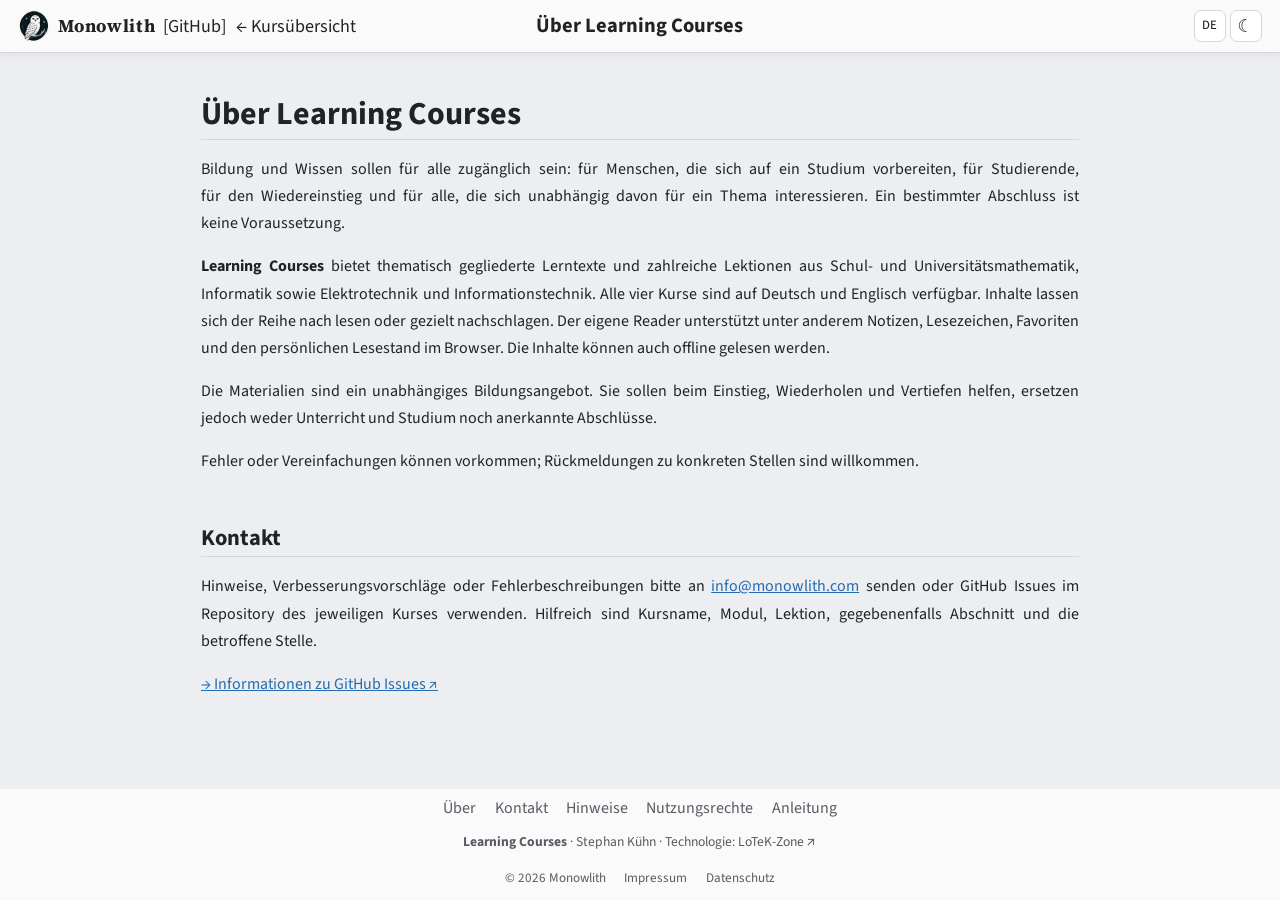
<file: shared/pages/de/ueber-das-projekt.html>
<!doctype html><html lang="de"><head><meta charset="utf-8"><meta name="viewport" content="width=device-width,initial-scale=1"><meta name="color-scheme" content="light dark"><title>Über – Learning Courses</title><link rel="stylesheet" href="../../assets/css/app.css"><link rel="stylesheet" href="../../assets/css/embedded-fonts.css"><script src="../../assets/js/theme.js"></script></head><body><div id="lc-header-mount"></div><main id="main" class="lc-page reader"><h1>Über Learning Courses</h1>
<p>Bildung und Wissen sollen für alle zugänglich sein: für Menschen, die sich auf ein Studium vorbereiten, für Studierende, für den Wiedereinstieg und für alle, die sich unabhängig davon für ein Thema interessieren. Ein bestimmter Abschluss ist keine Voraussetzung.</p>
<p><strong>Learning Courses</strong> bietet thematisch gegliederte Lerntexte und zahlreiche Lektionen aus Schul- und Universitätsmathematik, Informatik sowie Elektrotechnik und Informationstechnik. Alle vier Kurse sind auf Deutsch und Englisch verfügbar. Inhalte lassen sich der Reihe nach lesen oder gezielt nachschlagen. Der eigene Reader unterstützt unter anderem Notizen, Lesezeichen, Favoriten und den persönlichen Lesestand im Browser. Die Inhalte können auch offline gelesen werden.</p>
<p>Die Materialien sind ein unabhängiges Bildungsangebot. Sie sollen beim Einstieg, Wiederholen und Vertiefen helfen, ersetzen jedoch weder Unterricht und Studium noch anerkannte Abschlüsse.</p>
<p>Fehler oder Vereinfachungen können vorkommen; Rückmeldungen zu konkreten Stellen sind willkommen.</p>
<h2>Kontakt</h2>
<p>Hinweise, Verbesserungsvorschläge oder Fehlerbeschreibungen bitte an <a href="mailto:info@monowlith.com">info@monowlith.com</a> senden oder GitHub Issues im Repository des jeweiligen Kurses verwenden. Hilfreich sind Kursname, Modul, Lektion, gegebenenfalls Abschnitt und die betroffene Stelle.</p>
<p><a href="https://docs.github.com/de/issues/tracking-your-work-with-issues/learning-about-issues/about-issues">→ Informationen zu GitHub Issues<span class="lc-external-arrow" aria-hidden="true">&#8239;↗</span><span class="sr-only lc-external-hint"> (externer Link)</span></a></p></main><footer class="site-footer" role="contentinfo"><div class="lc-global-footer" aria-label="Projektseiten"><div class="lc-footer-project"><nav aria-label="Projektseiten"><a href="ueber-das-projekt.html">Über</a><a href="kontakt.html">Kontakt</a><a href="hinweise.html">Hinweise</a><a href="nutzungsrechte.html">Nutzungsrechte</a><a href="anleitung.html">Anleitung</a></nav><p class="lc-footer-credits"><strong>Learning Courses</strong> · Stephan Kühn · Technologie: <a href="https://github.com/LoTeK-Zone">LoTeK-Zone<span class="lc-external-arrow" aria-hidden="true">&#8239;↗</span><span class="sr-only lc-external-hint"> (externer Link)</span></a></p></div><div class="lc-footer-legal"><nav aria-label="Rechtliche Informationen"><span>© 2026 Monowlith</span><a href="impressum.html">Impressum</a><a href="datenschutz.html">Datenschutz</a></nav></div></div></footer><script src="../../assets/js/courses.js"></script><script src="../../assets/js/url-state.js"></script><script src="../../assets/js/language/language_de.js"></script><script src="../../assets/js/language/language_en.js"></script><script src="../../assets/js/language/language.js"></script><script src="../../assets/js/reader-shell.js"></script><script>document.getElementById("lc-header-mount").outerHTML=LC_HEADER({mode:"info",locale:"de",base:"../../../",title:document.querySelector("main h1").textContent});</script><script src="../../assets/js/site-pages.js"></script></body></html>
</file>
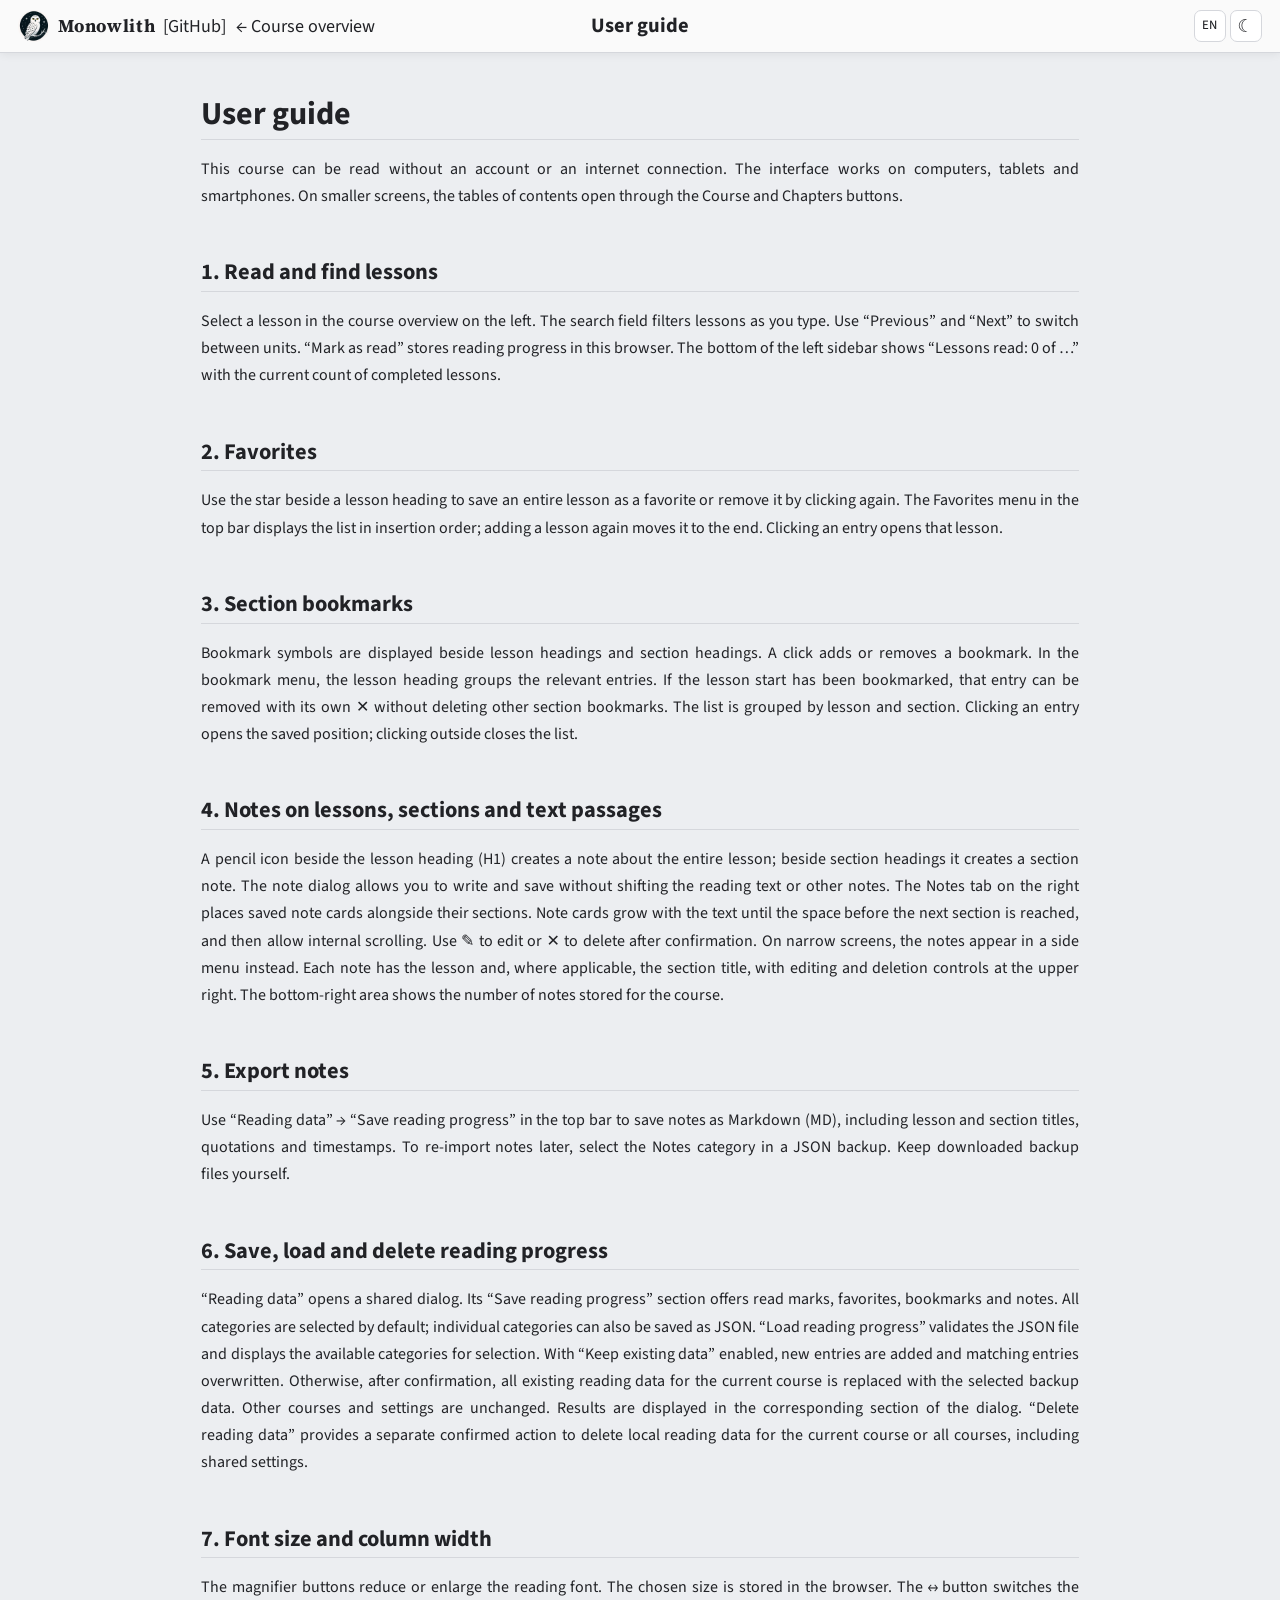
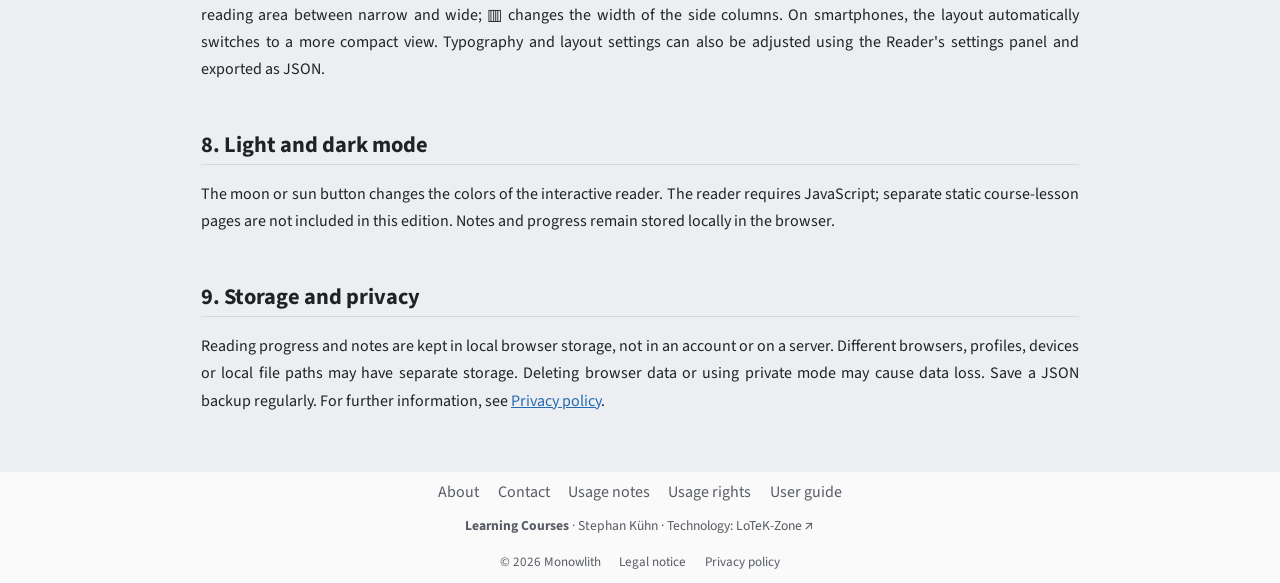
<file: shared/pages/en/anleitung.html>
<!doctype html><html lang="en"><head><meta charset="utf-8"><meta name="viewport" content="width=device-width,initial-scale=1"><meta name="color-scheme" content="light dark"><title>User guide – Learning Courses</title><link rel="stylesheet" href="../../assets/css/app.css"><link rel="stylesheet" href="../../assets/css/embedded-fonts.css"><script src="../../assets/js/theme.js"></script></head><body><div id="lc-header-mount"></div><main id="main" class="lc-page reader"><h1>User guide</h1>
<p>This course can be read without an account or an internet connection. The interface works on computers, tablets and smartphones. On smaller screens, the tables of contents open through the Course and Chapters buttons.</p>
<h2>1. Read and find lessons</h2>
<p>Select a lesson in the course overview on the left. The search field filters lessons as you type. Use “Previous” and “Next” to switch between units. “Mark as read” stores reading progress in this browser. The bottom of the left sidebar shows “Lessons read: 0 of …” with the current count of completed lessons.</p>
<h2>2. Favorites</h2>
<p>Use the star beside a lesson heading to save an entire lesson as a favorite or remove it by clicking again. The Favorites menu in the top bar displays the list in insertion order; adding a lesson again moves it to the end. Clicking an entry opens that lesson.</p>
<h2>3. Section bookmarks</h2>
<p>Bookmark symbols are displayed beside lesson headings and section headings. A click adds or removes a bookmark. In the bookmark menu, the lesson heading groups the relevant entries. If the lesson start has been bookmarked, that entry can be removed with its own ✕ without deleting other section bookmarks. The list is grouped by lesson and section. Clicking an entry opens the saved position; clicking outside closes the list.</p>
<h2>4. Notes on lessons, sections and text passages</h2>
<p>A pencil icon beside the lesson heading (H1) creates a note about the entire lesson; beside section headings it creates a section note. The note dialog allows you to write and save without shifting the reading text or other notes. The Notes tab on the right places saved note cards alongside their sections. Note cards grow with the text until the space before the next section is reached, and then allow internal scrolling. Use ✎ to edit or ✕ to delete after confirmation. On narrow screens, the notes appear in a side menu instead. Each note has the lesson and, where applicable, the section title, with editing and deletion controls at the upper right. The bottom-right area shows the number of notes stored for the course.</p>
<h2>5. Export notes</h2>
<p>Use “Reading data” → “Save reading progress” in the top bar to save notes as Markdown (MD), including lesson and section titles, quotations and timestamps. To re-import notes later, select the Notes category in a JSON backup. Keep downloaded backup files yourself.</p>
<h2>6. Save, load and delete reading progress</h2>
<p>“Reading data” opens a shared dialog. Its “Save reading progress” section offers read marks, favorites, bookmarks and notes. All categories are selected by default; individual categories can also be saved as JSON. “Load reading progress” validates the JSON file and displays the available categories for selection. With “Keep existing data” enabled, new entries are added and matching entries overwritten. Otherwise, after confirmation, all existing reading data for the current course is replaced with the selected backup data. Other courses and settings are unchanged. Results are displayed in the corresponding section of the dialog. “Delete reading data” provides a separate confirmed action to delete local reading data for the current course or all courses, including shared settings.</p>
<h2>7. Font size and column width</h2>
<p>The magnifier buttons reduce or enlarge the reading font. The chosen size is stored in the browser. The ↔ button switches the reading area between narrow and wide; ▥ changes the width of the side columns. On smartphones, the layout automatically switches to a more compact view. Typography and layout settings can also be adjusted using the Reader&#x27;s settings panel and exported as JSON.</p>
<h2>8. Light and dark mode</h2>
<p>The moon or sun button changes the colors of the interactive reader. The reader requires JavaScript; separate static course-lesson pages are not included in this edition. Notes and progress remain stored locally in the browser.</p>
<h2>9. Storage and privacy</h2>
<p>Reading progress and notes are kept in local browser storage, not in an account or on a server. Different browsers, profiles, devices or local file paths may have separate storage. Deleting browser data or using private mode may cause data loss. Save a JSON backup regularly. For further information, see <a href="datenschutz.html">Privacy policy</a>.</p></main><footer class="site-footer" role="contentinfo"><div class="lc-global-footer" aria-label="Project information"><div class="lc-footer-project"><nav aria-label="Project information"><a href="ueber-das-projekt.html">About</a><a href="kontakt.html">Contact</a><a href="hinweise.html">Usage notes</a><a href="nutzungsrechte.html">Usage rights</a><a href="anleitung.html">User guide</a></nav><p class="lc-footer-credits"><strong>Learning Courses</strong> · Stephan Kühn · Technology: <a href="https://github.com/LoTeK-Zone">LoTeK-Zone<span class="lc-external-arrow" aria-hidden="true">&#8239;↗</span><span class="sr-only lc-external-hint"> (external link)</span></a></p></div><div class="lc-footer-legal"><nav aria-label="Legal information"><span>© 2026 Monowlith</span><a href="impressum.html">Legal notice</a><a href="datenschutz.html">Privacy policy</a></nav></div></div></footer><script src="../../assets/js/courses.js"></script><script src="../../assets/js/url-state.js"></script><script src="../../assets/js/language/language_de.js"></script><script src="../../assets/js/language/language_en.js"></script><script src="../../assets/js/language/language.js"></script><script src="../../assets/js/reader-shell.js"></script><script>document.getElementById("lc-header-mount").outerHTML=LC_HEADER({mode:"info",locale:"en",base:"../../../",title:document.querySelector("main h1").textContent});</script><script src="../../assets/js/site-pages.js"></script></body></html>
</file>
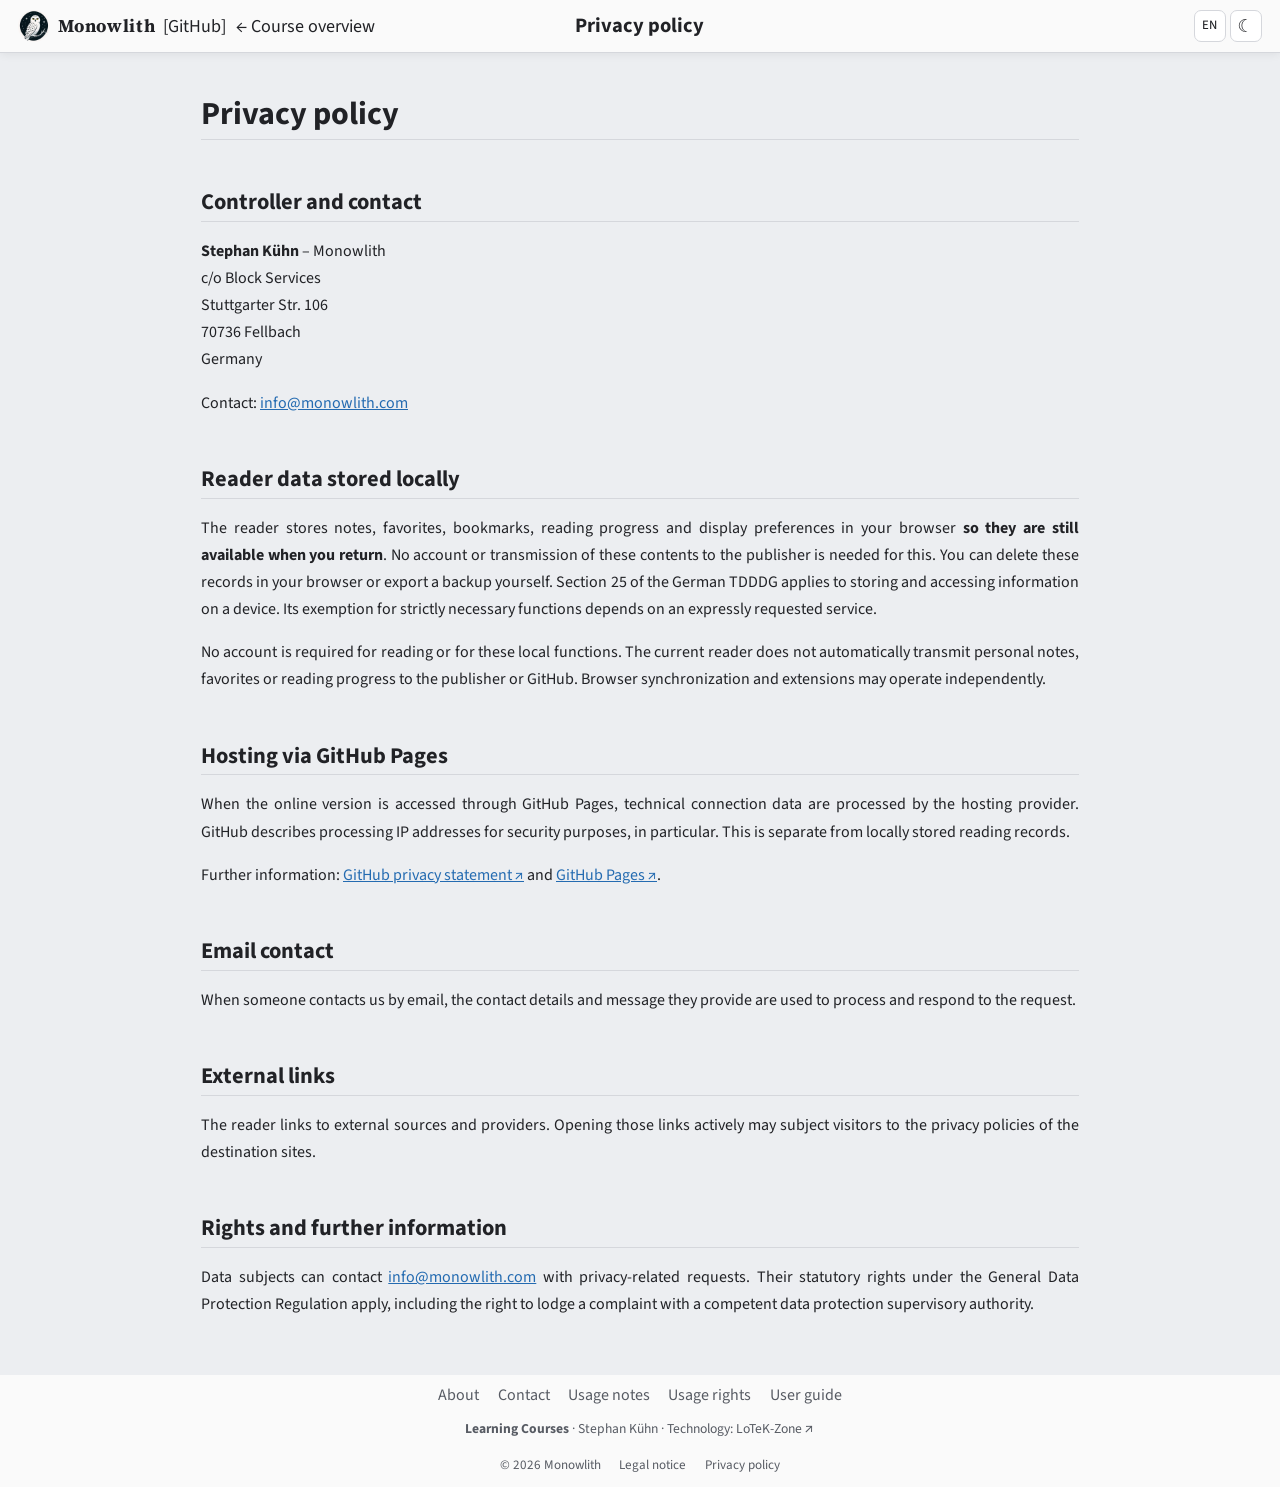
<file: shared/pages/en/datenschutz.html>
<!doctype html><html lang="en"><head><meta charset="utf-8"><meta name="viewport" content="width=device-width,initial-scale=1"><meta name="color-scheme" content="light dark"><title>Privacy policy – Learning Courses</title><link rel="stylesheet" href="../../assets/css/app.css"><link rel="stylesheet" href="../../assets/css/embedded-fonts.css"><script src="../../assets/js/theme.js"></script></head><body><div id="lc-header-mount"></div><main id="main" class="lc-page reader"><h1>Privacy policy</h1>
<h2>Controller and contact</h2>
<p class="contact-lines"><strong>Stephan Kühn</strong> – Monowlith<br>c/o Block Services<br>Stuttgarter Str. 106<br>70736 Fellbach<br>Germany</p>
<p>Contact: <a href="mailto:info@monowlith.com">info@monowlith.com</a></p>
<h2>Reader data stored locally</h2>
<p>The reader stores notes, favorites, bookmarks, reading progress and display preferences in your browser <strong>so they are still available when you return</strong>. No account or transmission of these contents to the publisher is needed for this. You can delete these records in your browser or export a backup yourself. Section 25 of the German TDDDG applies to storing and accessing information on a device. Its exemption for strictly necessary functions depends on an expressly requested service.</p>
<p>No account is required for reading or for these local functions. The current reader does not automatically transmit personal notes, favorites or reading progress to the publisher or GitHub. Browser synchronization and extensions may operate independently.</p>
<h2>Hosting via GitHub Pages</h2>
<p>When the online version is accessed through GitHub Pages, technical connection data are processed by the hosting provider. GitHub describes processing IP addresses for security purposes, in particular. This is separate from locally stored reading records.</p>
<p>Further information: <a href="https://docs.github.com/en/site-policy/privacy-policies/github-general-privacy-statement">GitHub privacy statement<span class="lc-external-arrow" aria-hidden="true">&#8239;↗</span><span class="sr-only lc-external-hint"> (external link)</span></a> and <a href="https://docs.github.com/en/pages/getting-started-with-github-pages/what-is-github-pages">GitHub Pages<span class="lc-external-arrow" aria-hidden="true">&#8239;↗</span><span class="sr-only lc-external-hint"> (external link)</span></a>.</p>
<h2>Email contact</h2>
<p>When someone contacts us by email, the contact details and message they provide are used to process and respond to the request.</p>
<h2>External links</h2>
<p>The reader links to external sources and providers. Opening those links actively may subject visitors to the privacy policies of the destination sites.</p>
<h2>Rights and further information</h2>
<p>Data subjects can contact <a href="mailto:info@monowlith.com">info@monowlith.com</a> with privacy-related requests. Their statutory rights under the General Data Protection Regulation apply, including the right to lodge a complaint with a competent data protection supervisory authority.</p></main><footer class="site-footer" role="contentinfo"><div class="lc-global-footer" aria-label="Project information"><div class="lc-footer-project"><nav aria-label="Project information"><a href="ueber-das-projekt.html">About</a><a href="kontakt.html">Contact</a><a href="hinweise.html">Usage notes</a><a href="nutzungsrechte.html">Usage rights</a><a href="anleitung.html">User guide</a></nav><p class="lc-footer-credits"><strong>Learning Courses</strong> · Stephan Kühn · Technology: <a href="https://github.com/LoTeK-Zone">LoTeK-Zone<span class="lc-external-arrow" aria-hidden="true">&#8239;↗</span><span class="sr-only lc-external-hint"> (external link)</span></a></p></div><div class="lc-footer-legal"><nav aria-label="Legal information"><span>© 2026 Monowlith</span><a href="impressum.html">Legal notice</a><a href="datenschutz.html">Privacy policy</a></nav></div></div></footer><script src="../../assets/js/courses.js"></script><script src="../../assets/js/url-state.js"></script><script src="../../assets/js/language/language_de.js"></script><script src="../../assets/js/language/language_en.js"></script><script src="../../assets/js/language/language.js"></script><script src="../../assets/js/reader-shell.js"></script><script>document.getElementById("lc-header-mount").outerHTML=LC_HEADER({mode:"info",locale:"en",base:"../../../",title:document.querySelector("main h1").textContent});</script><script src="../../assets/js/site-pages.js"></script></body></html>
</file>
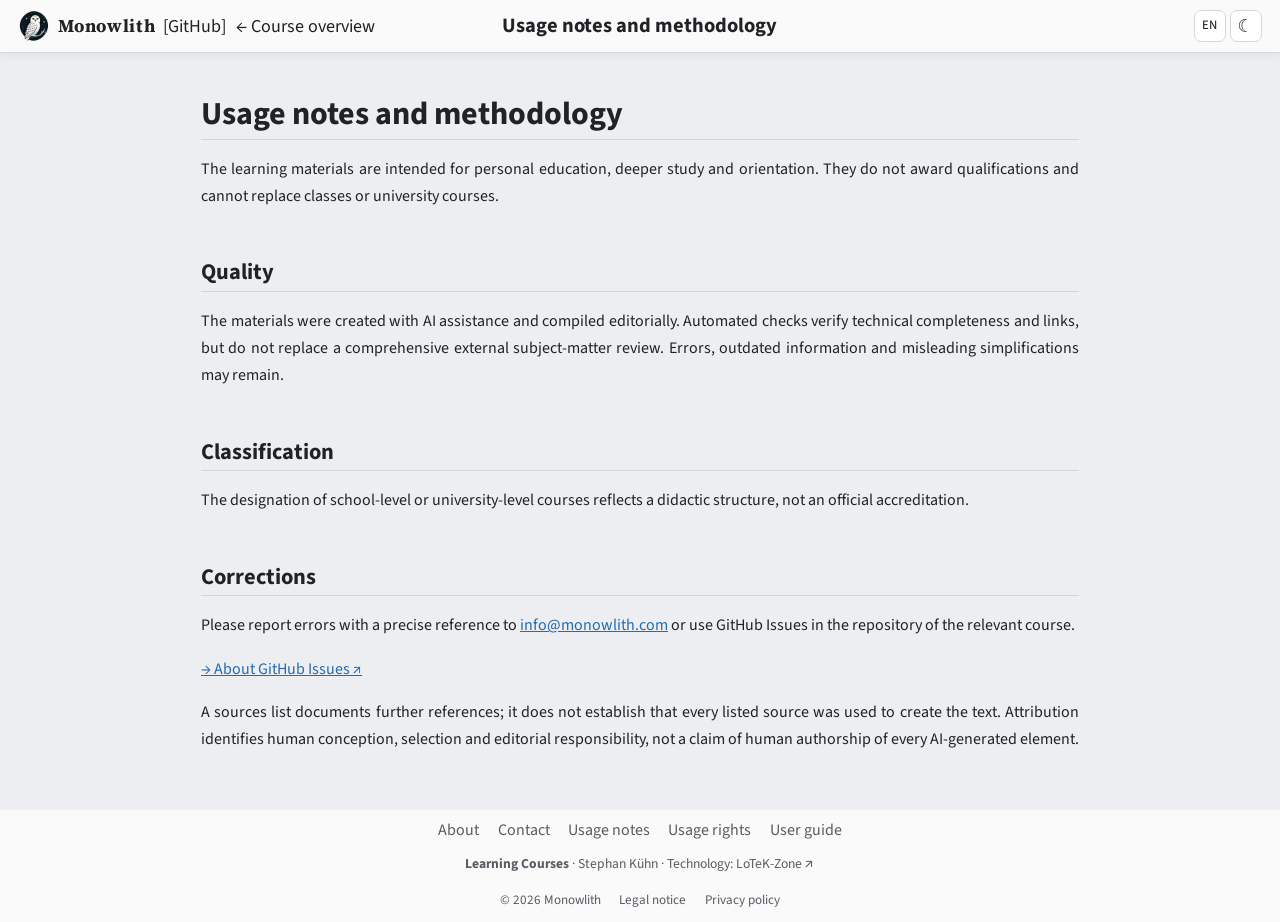
<file: shared/pages/en/hinweise.html>
<!doctype html><html lang="en"><head><meta charset="utf-8"><meta name="viewport" content="width=device-width,initial-scale=1"><meta name="color-scheme" content="light dark"><title>Usage notes – Learning Courses</title><link rel="stylesheet" href="../../assets/css/app.css"><link rel="stylesheet" href="../../assets/css/embedded-fonts.css"><script src="../../assets/js/theme.js"></script></head><body><div id="lc-header-mount"></div><main id="main" class="lc-page reader"><h1>Usage notes and methodology</h1>
<p>The learning materials are intended for personal education, deeper study and orientation. They do not award qualifications and cannot replace classes or university courses.</p>
<h2>Quality</h2>
<p>The materials were created with AI assistance and compiled editorially. Automated checks verify technical completeness and links, but do not replace a comprehensive external subject-matter review. Errors, outdated information and misleading simplifications may remain.</p>
<h2>Classification</h2>
<p>The designation of school-level or university-level courses reflects a didactic structure, not an official accreditation.</p>
<h2>Corrections</h2>
<p>Please report errors with a precise reference to <a href="mailto:info@monowlith.com">info@monowlith.com</a> or use GitHub Issues in the repository of the relevant course.</p>
<p><a href="https://docs.github.com/en/issues/tracking-your-work-with-issues/learning-about-issues/about-issues">→ About GitHub Issues<span class="lc-external-arrow" aria-hidden="true">&#8239;↗</span><span class="sr-only lc-external-hint"> (external link)</span></a></p>
<p>A sources list documents further references; it does not establish that every listed source was used to create the text. Attribution identifies human conception, selection and editorial responsibility, not a claim of human authorship of every AI-generated element.</p></main><footer class="site-footer" role="contentinfo"><div class="lc-global-footer" aria-label="Project information"><div class="lc-footer-project"><nav aria-label="Project information"><a href="ueber-das-projekt.html">About</a><a href="kontakt.html">Contact</a><a href="hinweise.html">Usage notes</a><a href="nutzungsrechte.html">Usage rights</a><a href="anleitung.html">User guide</a></nav><p class="lc-footer-credits"><strong>Learning Courses</strong> · Stephan Kühn · Technology: <a href="https://github.com/LoTeK-Zone">LoTeK-Zone<span class="lc-external-arrow" aria-hidden="true">&#8239;↗</span><span class="sr-only lc-external-hint"> (external link)</span></a></p></div><div class="lc-footer-legal"><nav aria-label="Legal information"><span>© 2026 Monowlith</span><a href="impressum.html">Legal notice</a><a href="datenschutz.html">Privacy policy</a></nav></div></div></footer><script src="../../assets/js/courses.js"></script><script src="../../assets/js/url-state.js"></script><script src="../../assets/js/language/language_de.js"></script><script src="../../assets/js/language/language_en.js"></script><script src="../../assets/js/language/language.js"></script><script src="../../assets/js/reader-shell.js"></script><script>document.getElementById("lc-header-mount").outerHTML=LC_HEADER({mode:"info",locale:"en",base:"../../../",title:document.querySelector("main h1").textContent});</script><script src="../../assets/js/site-pages.js"></script></body></html>
</file>
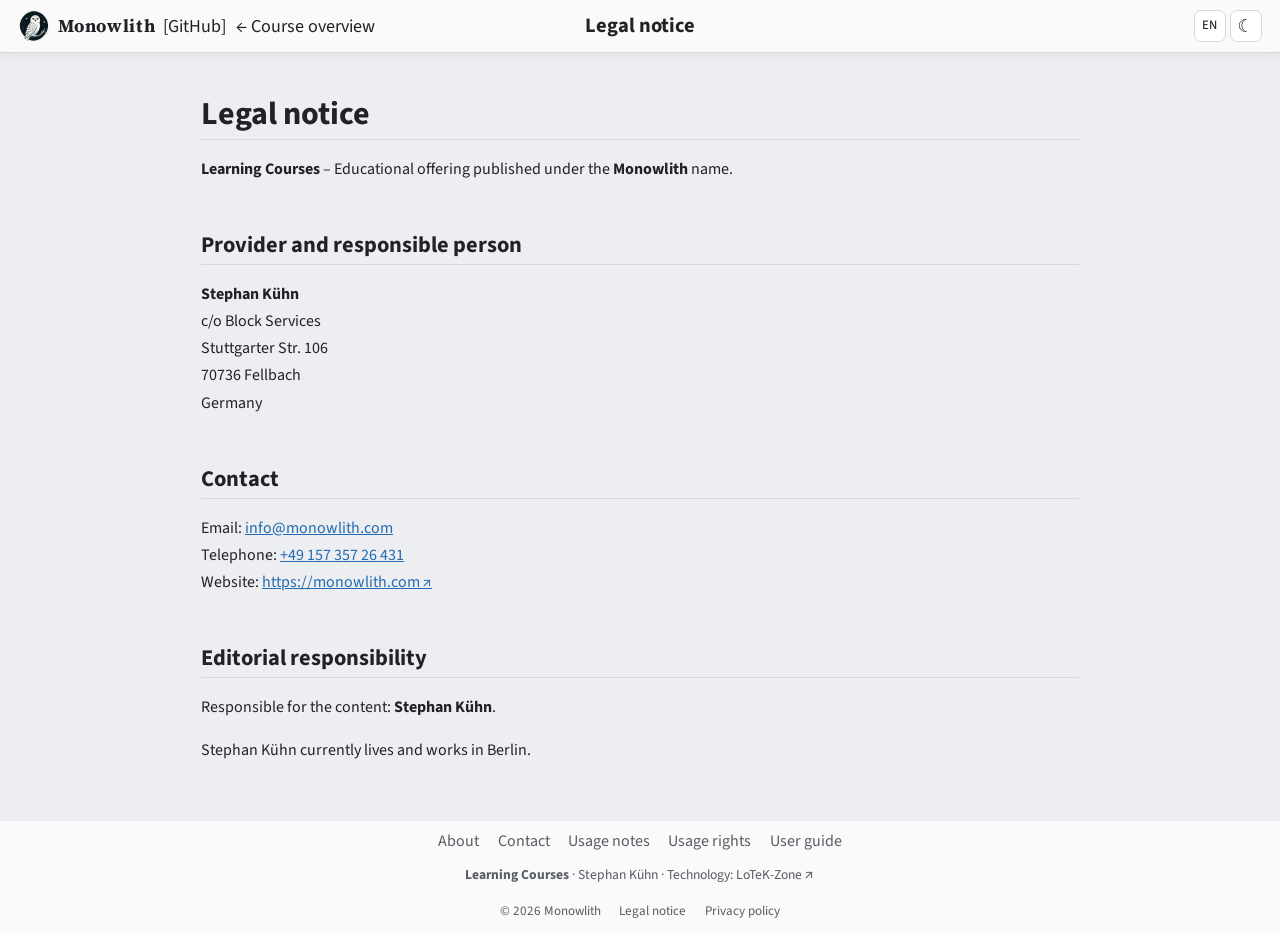
<file: shared/pages/en/impressum.html>
<!doctype html><html lang="en"><head><meta charset="utf-8"><meta name="viewport" content="width=device-width,initial-scale=1"><meta name="color-scheme" content="light dark"><title>Legal notice – Learning Courses</title><link rel="stylesheet" href="../../assets/css/app.css"><link rel="stylesheet" href="../../assets/css/embedded-fonts.css"><script src="../../assets/js/theme.js"></script></head><body><div id="lc-header-mount"></div><main id="main" class="lc-page reader"><h1>Legal notice</h1>
<p><strong>Learning Courses</strong> – Educational offering published under the <strong>Monowlith</strong> name.</p>
<h2>Provider and responsible person</h2>
<p class="contact-lines"><strong>Stephan Kühn</strong><br>c/o Block Services<br>Stuttgarter Str. 106<br>70736 Fellbach<br>Germany</p>
<h2>Contact</h2>
<p class="contact-lines">Email: <a href="mailto:info@monowlith.com">info@monowlith.com</a><br>Telephone: <a href="tel:+4915735726431">+49 157 357 26 431</a><br>Website: <a href="https://monowlith.com">https://monowlith.com<span class="lc-external-arrow" aria-hidden="true">&#8239;↗</span><span class="sr-only lc-external-hint"> (external link)</span></a></p>
<h2>Editorial responsibility</h2>
<p>Responsible for the content: <strong>Stephan Kühn</strong>.</p>
<p>Stephan Kühn currently lives and works in Berlin.</p></main><footer class="site-footer" role="contentinfo"><div class="lc-global-footer" aria-label="Project information"><div class="lc-footer-project"><nav aria-label="Project information"><a href="ueber-das-projekt.html">About</a><a href="kontakt.html">Contact</a><a href="hinweise.html">Usage notes</a><a href="nutzungsrechte.html">Usage rights</a><a href="anleitung.html">User guide</a></nav><p class="lc-footer-credits"><strong>Learning Courses</strong> · Stephan Kühn · Technology: <a href="https://github.com/LoTeK-Zone">LoTeK-Zone<span class="lc-external-arrow" aria-hidden="true">&#8239;↗</span><span class="sr-only lc-external-hint"> (external link)</span></a></p></div><div class="lc-footer-legal"><nav aria-label="Legal information"><span>© 2026 Monowlith</span><a href="impressum.html">Legal notice</a><a href="datenschutz.html">Privacy policy</a></nav></div></div></footer><script src="../../assets/js/courses.js"></script><script src="../../assets/js/url-state.js"></script><script src="../../assets/js/language/language_de.js"></script><script src="../../assets/js/language/language_en.js"></script><script src="../../assets/js/language/language.js"></script><script src="../../assets/js/reader-shell.js"></script><script>document.getElementById("lc-header-mount").outerHTML=LC_HEADER({mode:"info",locale:"en",base:"../../../",title:document.querySelector("main h1").textContent});</script><script src="../../assets/js/site-pages.js"></script></body></html>
</file>
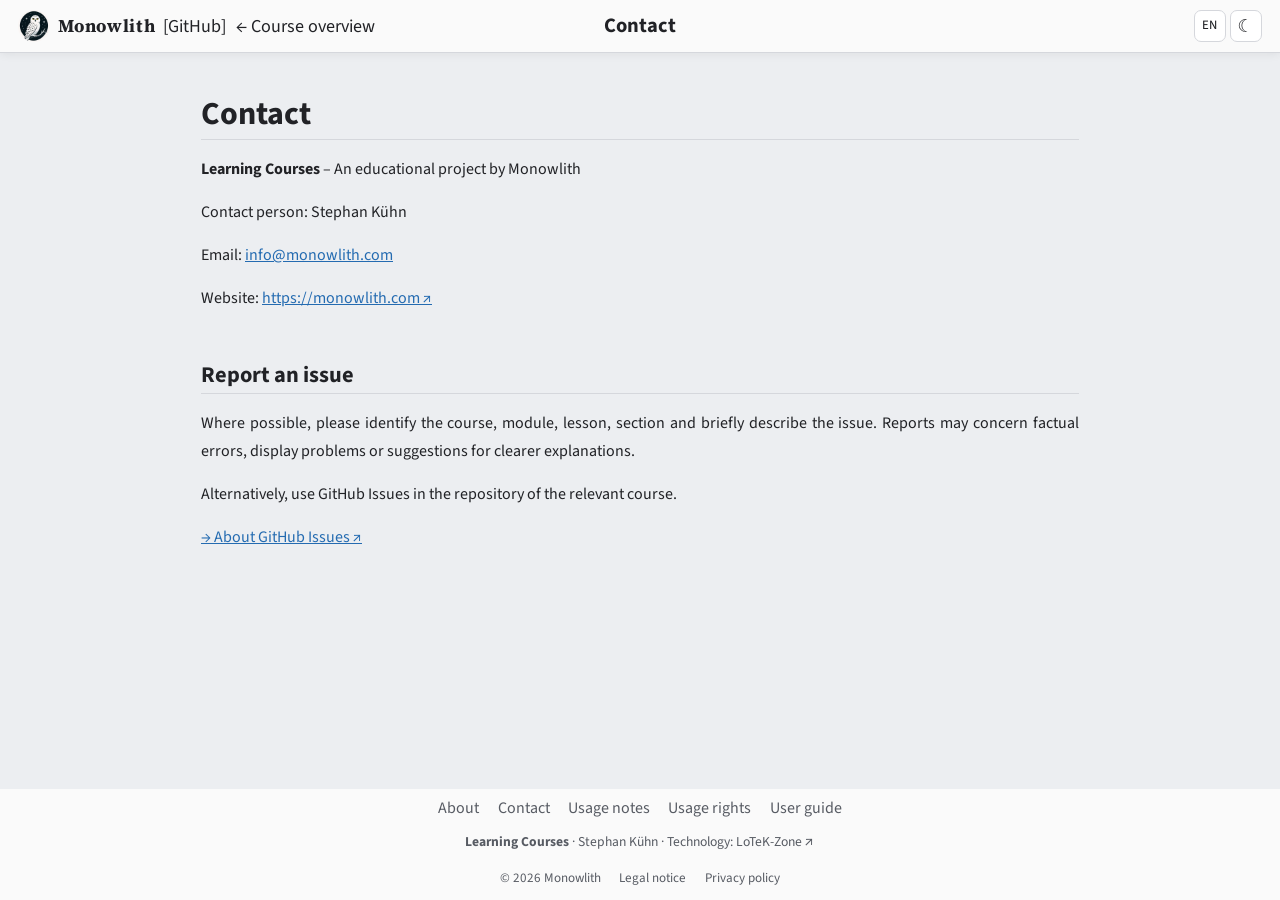
<file: shared/pages/en/kontakt.html>
<!doctype html><html lang="en"><head><meta charset="utf-8"><meta name="viewport" content="width=device-width,initial-scale=1"><meta name="color-scheme" content="light dark"><title>Contact – Learning Courses</title><link rel="stylesheet" href="../../assets/css/app.css"><link rel="stylesheet" href="../../assets/css/embedded-fonts.css"><script src="../../assets/js/theme.js"></script></head><body><div id="lc-header-mount"></div><main id="main" class="lc-page reader"><h1>Contact</h1>
<p><strong>Learning Courses</strong> – An educational project by Monowlith</p>
<p>Contact person: Stephan Kühn</p>
<p>Email: <a href="mailto:info@monowlith.com">info@monowlith.com</a></p>
<p>Website: <a href="https://monowlith.com">https://monowlith.com<span class="lc-external-arrow" aria-hidden="true">&#8239;↗</span><span class="sr-only lc-external-hint"> (external link)</span></a></p>
<h2>Report an issue</h2>
<p>Where possible, please identify the course, module, lesson, section and briefly describe the issue. Reports may concern factual errors, display problems or suggestions for clearer explanations.</p>
<p>Alternatively, use GitHub Issues in the repository of the relevant course.</p>
<p><a href="https://docs.github.com/en/issues/tracking-your-work-with-issues/learning-about-issues/about-issues">→ About GitHub Issues<span class="lc-external-arrow" aria-hidden="true">&#8239;↗</span><span class="sr-only lc-external-hint"> (external link)</span></a></p></main><footer class="site-footer" role="contentinfo"><div class="lc-global-footer" aria-label="Project information"><div class="lc-footer-project"><nav aria-label="Project information"><a href="ueber-das-projekt.html">About</a><a href="kontakt.html">Contact</a><a href="hinweise.html">Usage notes</a><a href="nutzungsrechte.html">Usage rights</a><a href="anleitung.html">User guide</a></nav><p class="lc-footer-credits"><strong>Learning Courses</strong> · Stephan Kühn · Technology: <a href="https://github.com/LoTeK-Zone">LoTeK-Zone<span class="lc-external-arrow" aria-hidden="true">&#8239;↗</span><span class="sr-only lc-external-hint"> (external link)</span></a></p></div><div class="lc-footer-legal"><nav aria-label="Legal information"><span>© 2026 Monowlith</span><a href="impressum.html">Legal notice</a><a href="datenschutz.html">Privacy policy</a></nav></div></div></footer><script src="../../assets/js/courses.js"></script><script src="../../assets/js/url-state.js"></script><script src="../../assets/js/language/language_de.js"></script><script src="../../assets/js/language/language_en.js"></script><script src="../../assets/js/language/language.js"></script><script src="../../assets/js/reader-shell.js"></script><script>document.getElementById("lc-header-mount").outerHTML=LC_HEADER({mode:"info",locale:"en",base:"../../../",title:document.querySelector("main h1").textContent});</script><script src="../../assets/js/site-pages.js"></script></body></html>
</file>
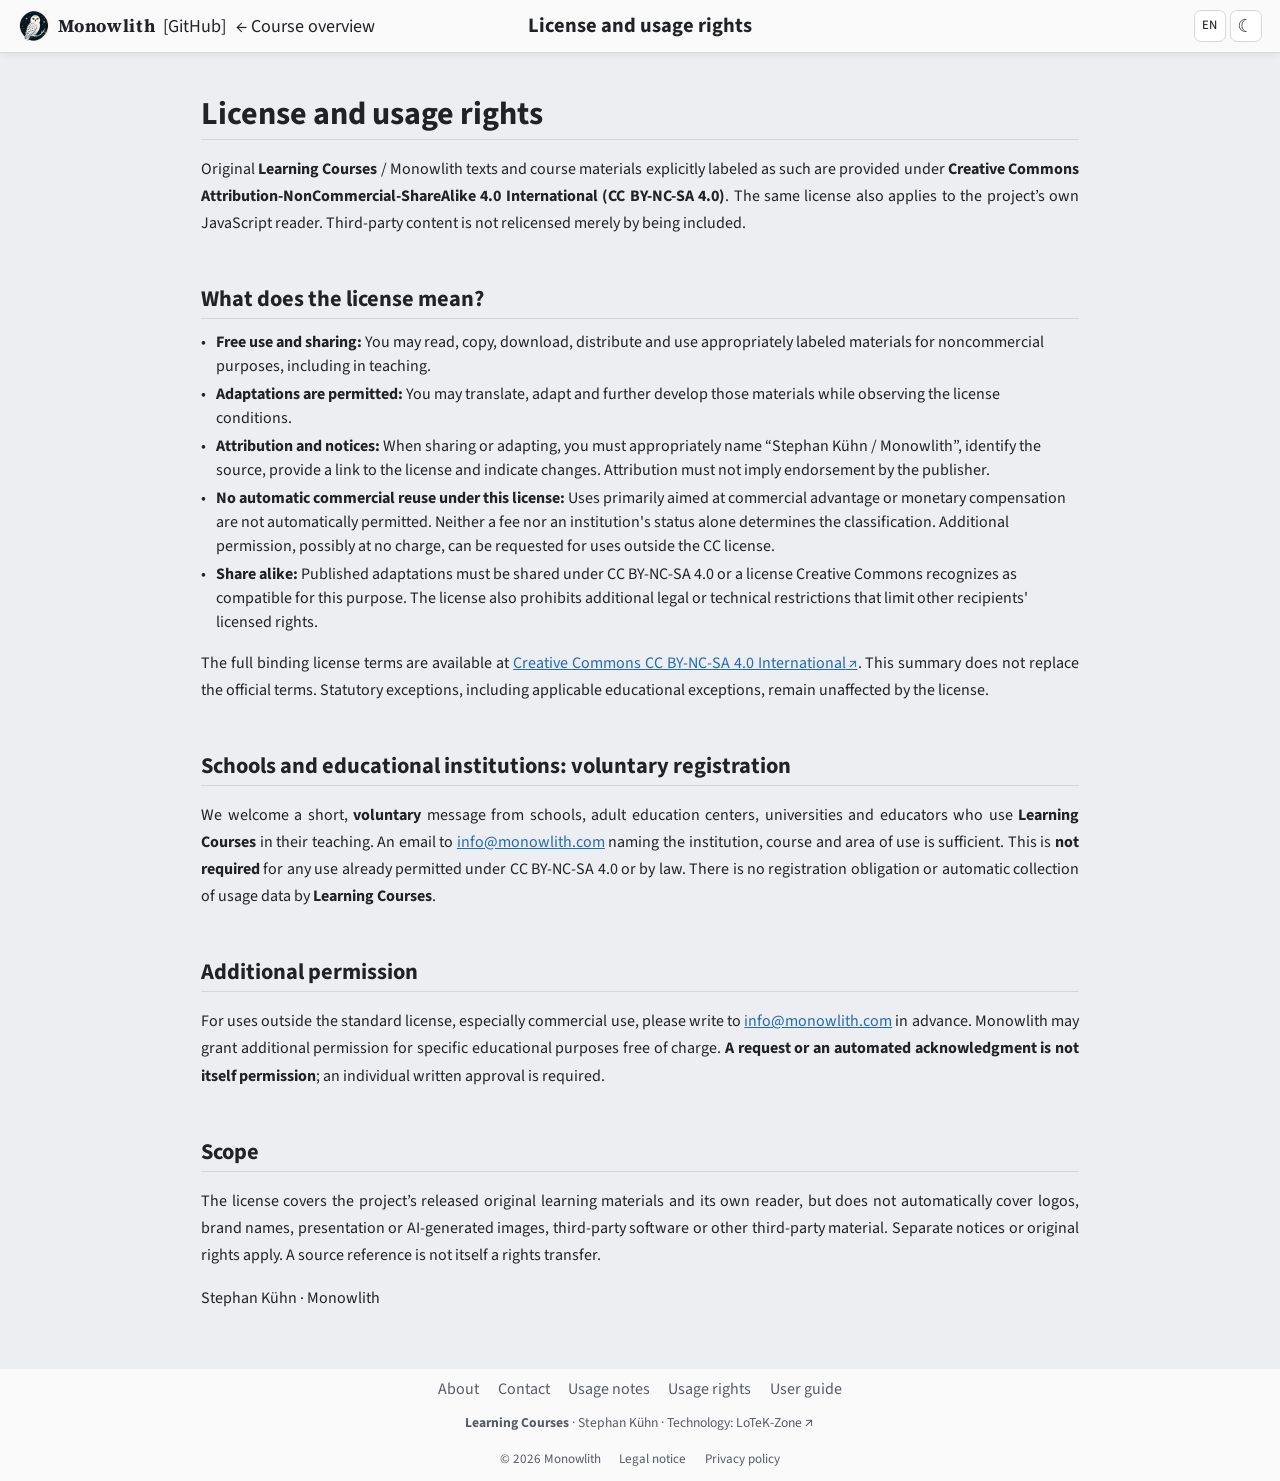
<file: shared/pages/en/nutzungsrechte.html>
<!doctype html><html lang="en"><head><meta charset="utf-8"><meta name="viewport" content="width=device-width,initial-scale=1"><meta name="color-scheme" content="light dark"><title>Usage rights – Learning Courses</title><link rel="stylesheet" href="../../assets/css/app.css"><link rel="stylesheet" href="../../assets/css/embedded-fonts.css"><script src="../../assets/js/theme.js"></script></head><body><div id="lc-header-mount"></div><main id="main" class="lc-page reader"><h1>License and usage rights</h1>
<p>Original <strong>Learning Courses</strong> / Monowlith texts and course materials explicitly labeled as such are provided under <strong>Creative Commons Attribution-NonCommercial-ShareAlike 4.0 International (CC BY-NC-SA 4.0)</strong>. The same license also applies to the project’s own JavaScript reader. Third-party content is not relicensed merely by being included.</p>
<h2>What does the license mean?</h2>
<ul class="lc-content-list" role="list"><li role="listitem"><span class="lc-item-marker" aria-hidden="true">•</span><div class="lc-item-content"><strong>Free use and sharing:</strong> You may read, copy, download, distribute and use appropriately labeled materials for noncommercial purposes, including in teaching.</div></li><li role="listitem"><span class="lc-item-marker" aria-hidden="true">•</span><div class="lc-item-content"><strong>Adaptations are permitted:</strong> You may translate, adapt and further develop those materials while observing the license conditions.</div></li><li role="listitem"><span class="lc-item-marker" aria-hidden="true">•</span><div class="lc-item-content"><strong>Attribution and notices:</strong> When sharing or adapting, you must appropriately name “Stephan Kühn / Monowlith”, identify the source, provide a link to the license and indicate changes. Attribution must not imply endorsement by the publisher.</div></li><li role="listitem"><span class="lc-item-marker" aria-hidden="true">•</span><div class="lc-item-content"><strong>No automatic commercial reuse under this license:</strong> Uses primarily aimed at commercial advantage or monetary compensation are not automatically permitted. Neither a fee nor an institution&#x27;s status alone determines the classification. Additional permission, possibly at no charge, can be requested for uses outside the CC license.</div></li><li role="listitem"><span class="lc-item-marker" aria-hidden="true">•</span><div class="lc-item-content"><strong>Share alike:</strong> Published adaptations must be shared under CC BY-NC-SA 4.0 or a license Creative Commons recognizes as compatible for this purpose. The license also prohibits additional legal or technical restrictions that limit other recipients&#x27; licensed rights.</div></li></ul>
<p>The full binding license terms are available at <a href="https://creativecommons.org/licenses/by-nc-sa/4.0/">Creative Commons CC BY-NC-SA 4.0 International<span class="lc-external-arrow" aria-hidden="true">&#8239;↗</span><span class="sr-only lc-external-hint"> (external link)</span></a>. This summary does not replace the official terms. Statutory exceptions, including applicable educational exceptions, remain unaffected by the license.</p>
<h2>Schools and educational institutions: voluntary registration</h2>
<p>We welcome a short, <strong>voluntary</strong> message from schools, adult education centers, universities and educators who use <strong>Learning Courses</strong> in their teaching. An email to <a href="mailto:info@monowlith.com">info@monowlith.com</a> naming the institution, course and area of use is sufficient. This is <strong>not required</strong> for any use already permitted under CC BY-NC-SA 4.0 or by law. There is no registration obligation or automatic collection of usage data by <strong>Learning Courses</strong>.</p>
<h2>Additional permission</h2>
<p>For uses outside the standard license, especially commercial use, please write to <a href="mailto:info@monowlith.com">info@monowlith.com</a> in advance. Monowlith may grant additional permission for specific educational purposes free of charge. <strong>A request or an automated acknowledgment is not itself permission</strong>; an individual written approval is required.</p>
<h2>Scope</h2>
<p>The license covers the project’s released original learning materials and its own reader, but does not automatically cover logos, brand names, presentation or AI-generated images, third-party software or other third-party material. Separate notices or original rights apply. A source reference is not itself a rights transfer.</p>
<p>Stephan Kühn · Monowlith</p></main><footer class="site-footer" role="contentinfo"><div class="lc-global-footer" aria-label="Project information"><div class="lc-footer-project"><nav aria-label="Project information"><a href="ueber-das-projekt.html">About</a><a href="kontakt.html">Contact</a><a href="hinweise.html">Usage notes</a><a href="nutzungsrechte.html">Usage rights</a><a href="anleitung.html">User guide</a></nav><p class="lc-footer-credits"><strong>Learning Courses</strong> · Stephan Kühn · Technology: <a href="https://github.com/LoTeK-Zone">LoTeK-Zone<span class="lc-external-arrow" aria-hidden="true">&#8239;↗</span><span class="sr-only lc-external-hint"> (external link)</span></a></p></div><div class="lc-footer-legal"><nav aria-label="Legal information"><span>© 2026 Monowlith</span><a href="impressum.html">Legal notice</a><a href="datenschutz.html">Privacy policy</a></nav></div></div></footer><script src="../../assets/js/courses.js"></script><script src="../../assets/js/url-state.js"></script><script src="../../assets/js/language/language_de.js"></script><script src="../../assets/js/language/language_en.js"></script><script src="../../assets/js/language/language.js"></script><script src="../../assets/js/reader-shell.js"></script><script>document.getElementById("lc-header-mount").outerHTML=LC_HEADER({mode:"info",locale:"en",base:"../../../",title:document.querySelector("main h1").textContent});</script><script src="../../assets/js/site-pages.js"></script></body></html>
</file>
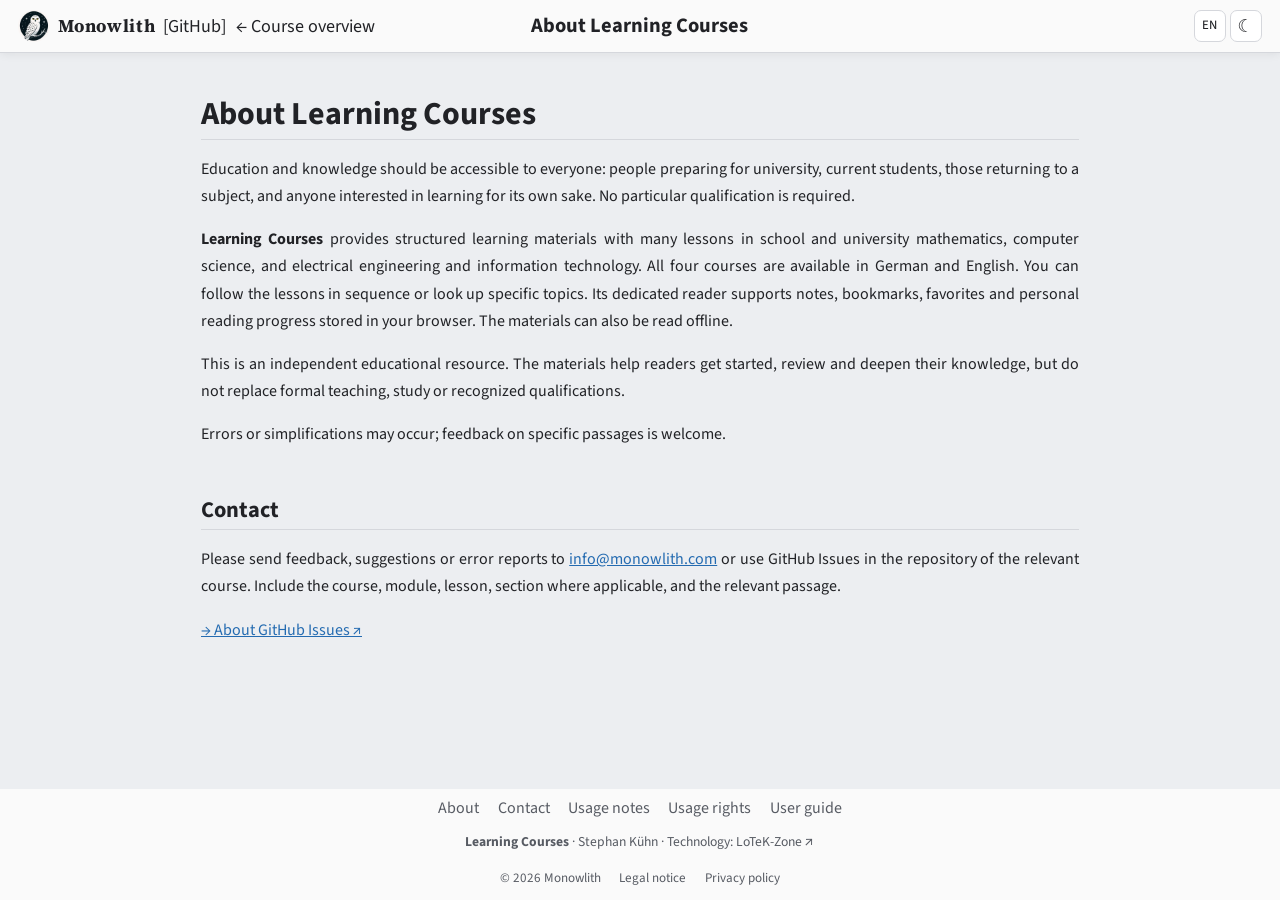
<file: shared/pages/en/ueber-das-projekt.html>
<!doctype html><html lang="en"><head><meta charset="utf-8"><meta name="viewport" content="width=device-width,initial-scale=1"><meta name="color-scheme" content="light dark"><title>About – Learning Courses</title><link rel="stylesheet" href="../../assets/css/app.css"><link rel="stylesheet" href="../../assets/css/embedded-fonts.css"><script src="../../assets/js/theme.js"></script></head><body><div id="lc-header-mount"></div><main id="main" class="lc-page reader"><h1>About Learning Courses</h1>
<p>Education and knowledge should be accessible to everyone: people preparing for university, current students, those returning to a subject, and anyone interested in learning for its own sake. No particular qualification is required.</p>
<p><strong>Learning Courses</strong> provides structured learning materials with many lessons in school and university mathematics, computer science, and electrical engineering and information technology. All four courses are available in German and English. You can follow the lessons in sequence or look up specific topics. Its dedicated reader supports notes, bookmarks, favorites and personal reading progress stored in your browser. The materials can also be read offline.</p>
<p>This is an independent educational resource. The materials help readers get started, review and deepen their knowledge, but do not replace formal teaching, study or recognized qualifications.</p>
<p>Errors or simplifications may occur; feedback on specific passages is welcome.</p>
<h2>Contact</h2>
<p>Please send feedback, suggestions or error reports to <a href="mailto:info@monowlith.com">info@monowlith.com</a> or use GitHub Issues in the repository of the relevant course. Include the course, module, lesson, section where applicable, and the relevant passage.</p>
<p><a href="https://docs.github.com/en/issues/tracking-your-work-with-issues/learning-about-issues/about-issues">→ About GitHub Issues<span class="lc-external-arrow" aria-hidden="true">&#8239;↗</span><span class="sr-only lc-external-hint"> (external link)</span></a></p></main><footer class="site-footer" role="contentinfo"><div class="lc-global-footer" aria-label="Project information"><div class="lc-footer-project"><nav aria-label="Project information"><a href="ueber-das-projekt.html">About</a><a href="kontakt.html">Contact</a><a href="hinweise.html">Usage notes</a><a href="nutzungsrechte.html">Usage rights</a><a href="anleitung.html">User guide</a></nav><p class="lc-footer-credits"><strong>Learning Courses</strong> · Stephan Kühn · Technology: <a href="https://github.com/LoTeK-Zone">LoTeK-Zone<span class="lc-external-arrow" aria-hidden="true">&#8239;↗</span><span class="sr-only lc-external-hint"> (external link)</span></a></p></div><div class="lc-footer-legal"><nav aria-label="Legal information"><span>© 2026 Monowlith</span><a href="impressum.html">Legal notice</a><a href="datenschutz.html">Privacy policy</a></nav></div></div></footer><script src="../../assets/js/courses.js"></script><script src="../../assets/js/url-state.js"></script><script src="../../assets/js/language/language_de.js"></script><script src="../../assets/js/language/language_en.js"></script><script src="../../assets/js/language/language.js"></script><script src="../../assets/js/reader-shell.js"></script><script>document.getElementById("lc-header-mount").outerHTML=LC_HEADER({mode:"info",locale:"en",base:"../../../",title:document.querySelector("main h1").textContent});</script><script src="../../assets/js/site-pages.js"></script></body></html>
</file>
<file: shared/assets/css/app.css>
/* Learning Courses · ID-L118 – CSS-Systemvereinfachung und native Listen / CSS Simplification and Native Lists.
   Direct values only; no custom properties or calculation functions. Reader settings migrate separately. */
:root {font-size:100%;color-scheme:light}
:root[data-theme="dark"] {color-scheme:dark}
*,*::before,*::after {box-sizing:border-box}
html {scroll-behavior:smooth;scroll-padding-top:8rem}
body {margin:0;background:#eceef1;color:#212226;font-size:1rem;line-height:1.55;font-family:"Source Sans 3",system-ui,"Segoe UI",Arial,sans-serif;font-style:normal}
button,input,select,textarea {font-weight:400;font-size:1rem;line-height:1.55;font-family:"Source Sans 3",system-ui,"Segoe UI",Arial,sans-serif;color:#212226}
button {cursor:pointer;border:0.06rem solid #d5d7dc;background:#fff;border-radius:0.44rem;padding:.36rem .62rem}
button:hover {background:#f1f2f5}
button:disabled {opacity:.55;cursor:not-allowed}
a {color:#246bb1}
:where(a,button,input,select,textarea,summary):focus-visible {outline:0.19rem solid #246bb1;outline-offset:0.12rem}
[hidden][hidden] {display:none}
h1,h2,h3,h4 {line-height:1.25;text-wrap:wrap}
h1 {font-size:2rem;margin:0rem 0 1rem;padding-bottom:.3rem;border-bottom:0.06rem solid #d5d7dc}
h2 {font-size:1.4rem;margin:3rem 0 .65rem;padding-bottom:.3rem;border-bottom:0.06rem solid #d5d7dc}
h3 {font-size:1.2rem;margin:2.02rem 0 .55rem;padding-bottom:.3rem;border-bottom:0.06rem solid #d5d7dc}
h4 {font-size:1.1rem;margin:1.35rem 0 .4rem;padding-bottom:.3rem;border-bottom:0.06rem solid #d5d7dc}
p {margin:1rem 0}
img,svg {max-width:100%;height:auto}
code,pre {font-family:"JetBrains Mono",Consolas,monospace;font-variant-ligatures:none}
pre {font-size:.88rem;overflow:auto;white-space:pre;overflow-wrap:normal;word-break:normal;line-height:1.4;padding:.85rem;border-radius:0.5rem;background:#f1f2f5}
code {overflow-wrap:anywhere;background:#f1f2f5;padding:0.12rem 0.2rem;border-radius:0.25rem}
pre code {font-size:.88rem;background:none;padding:0;white-space:pre;overflow-wrap:normal;word-break:normal;line-height:1.4}
blockquote {margin-inline:0;padding:.2rem 1rem;border-left:0.19rem solid #d5d7dc;color:#575b63}
table {font-size:0.92rem;border-collapse:collapse;max-width:100%}
th,td {border:0.06rem solid #d5d7dc;padding:.45rem .6rem;text-align:start}
th {background:#f1f2f5}
figure {margin:1.05rem 0 2rem}
figure img {display:block;max-width:100%}
figcaption {margin-top:0.1rem;padding-inline:1.5rem;font-size:0.92rem;line-height:1.34;font-style:normal;color:#575b63}
math {font-family:"STIX Two Math",math,serif;font-size:1.05rem}
.reader col.lc-col-third {width:33%}
.reader col.lc-col-quarter {width:25%}
.text-right {text-align:right}
.text-center {text-align:center}
.skip-link {position:fixed;top:0;left:-625rem;z-index:200;padding:.5rem;background:#fff}
.skip-link:focus {left:.5rem}
.sr-only {position:absolute;width:0.06rem;height:0.06rem;overflow:hidden;clip-path:inset(50%);white-space:nowrap}
.hidden.hidden {display:none}
.site-header {position:sticky;top:0;z-index:20;width:100%;background:#fafafa;border-bottom:0.06rem solid #d5d7dc;box-shadow:0 0.12rem 0.56rem #0001}
.header-first {min-height:3.25rem;display:grid;grid-template-columns:minmax(0,1fr) auto minmax(0,1fr);align-items:center;gap:.6rem;padding:.25rem 1.15rem}
.lc-reader-brand-group,.lc-info-header-left,.lc-header-actions,.lc-reader-brand-group,.header-tools {display:flex;align-items:center;gap:.65rem;min-width:0}
.lc-reader-brand-group {grid-column:1;grid-row:1;align-items:center}
.lc-info-header-left {align-items:center}
.lc-brand {display:inline-flex;align-items:center;gap:.45rem;color:#212226;font-weight:400;font-size:1.13rem;line-height:1.25;font-family:"Source Serif 4",Cambria,"Times New Roman","Liberation Serif",serif;letter-spacing:0.04rem;text-decoration:none;white-space:nowrap}
.lc-brand:visited,.lc-brand:hover {color:#212226;text-decoration:none}
.lc-brand-image {display:block;width:2rem;height:2rem;object-fit:contain;border-radius:50%}
.lc-brand-symbol {display:inline-flex;align-self:center;align-items:center;justify-content:center}
.lc-brand-label {display:inline-flex;align-items:center;white-space:nowrap}
.lc-reader-wordmark {font-family:"Source Serif 4",Cambria,"Times New Roman","Liberation Serif",serif;font-size:1.13rem;font-weight:700;line-height:1.25}
.lc-github-tag {font-family:"Source Sans 3",system-ui,"Segoe UI",Arial,sans-serif;font-size:1.13rem;font-weight:400;line-height:1.25;letter-spacing:0;margin-inline-start:.45rem}
.home-link,.lc-info-back,.lc-start-link {text-decoration:none;color:#212226;white-space:nowrap;font-size:1.13rem;line-height:1.25}
.home-link:hover,.lc-info-back:hover,.lc-start-link:hover {text-decoration:underline}
.course-title {grid-column:2;text-align:center;font-size:1.28rem;line-height:1.15;font-weight:700}
.header-secondary {display:grid;grid-template-columns:minmax(0,1fr) auto minmax(0,1fr);gap:.55rem;align-items:center;min-height:3.25rem;padding:.35rem 1.15rem;border-top:0.06rem solid #d5d7dc}
.search {display:block;width:100%;max-width:17.5rem;min-width:0;padding:.1rem .4rem;border:0.06rem solid #d5d7dc;border-radius:0.25rem;background:#fff;font-size:.96rem;line-height:1.3}
.search:focus {border-color:#246bb1;outline:0.06rem solid #246bb1;outline-offset:0}
.header-progress {grid-column:2;display:flex;align-items:center;justify-content:center;gap:.35rem;flex-wrap:wrap}
.header-progress button {padding:.3rem .5rem;font-size:.9rem}
.header-tools {grid-column:3;justify-content:flex-end;gap:.25rem}
.icon-tool {display:inline-flex;align-items:center;justify-content:center;min-width:2rem;height:2rem;padding:.15rem .35rem;white-space:nowrap}
#lc-language-switch,#lc-document-language-switch {font-size:.8rem;font-weight:450}
#theme {font-size:1.13rem}
.lc-simple-header {min-height:3.75rem;display:flex;align-items:center;justify-content:space-between;gap:1rem;padding:.5rem 1.2rem}
.lc-info-header {flex-wrap:wrap}
.lc-info-header-left {flex-wrap:wrap;gap:1rem}
.mobile-nav,.toc-trigger,.sidebar-overlay-head,.overlay-search-wrap,.toc-close,.overlay-backdrop {display:none}
.shell {display:grid;grid-template-columns:minmax(0,20rem) minmax(0,1fr) minmax(0,20rem);min-height:85dvh;width:100%;margin-top:-6.56rem}
.sidebar,.toc {position:sticky;top:0;align-self:start;height:100dvh;max-height:100dvh;padding-top:6.56rem;overflow:visible;display:flex;flex-direction:column;background:#f4f5f7;font-size:0.92rem}
.sidebar {border-right:0.06rem solid #d5d7dc}
.toc {border-left:0.06rem solid #d5d7dc}
.sidebar-top,.right-tabs {position:sticky;top:6.56rem;z-index:4;flex:none;display:flex;align-items:center;gap:.4rem;height:2.75rem;padding:0 .85rem;background:#f4f5f7;border-bottom:0.06rem solid #d5d7dc}
.panel-body {display:flex;flex-direction:column;flex:1;min-height:0;overflow:auto;padding-bottom:0}
.sidebar-heading {font-size:0.92rem;font-weight:700}
.groups,.toc-section,.lc-preview-nav {padding:.4rem .65rem 1rem .65rem}
.groups {flex:1;min-height:0;overflow:auto}
.groups > details + details,.lc-preview-nav > details + details {margin-top:.3rem}
:is(.groups,.lc-preview-nav) summary {cursor:pointer;color:#575b63;font-weight:700;padding:.2rem 0 .2rem;line-height:1.3}
.nav-item {display:flex;align-items:flex-start;gap:.2rem;width:100%;text-align:start;margin:0;padding:.2rem 0 .2rem .7rem;border:0;background:transparent;border-radius:0.31rem;font-size:0.92rem;line-height:1.3}
.groups summary + .nav-item,.lc-preview-nav summary + .nav-item {margin-top:.3rem}
.groups .nav-item + .nav-item,.lc-preview-nav .nav-item + .nav-item {margin-top:.2rem}
.nav-item:hover {background:#e7e9ed}
.nav-item.active {background:#f1f2f5}
.nav-item.active:hover {background:#e7e9ed}
.nav-item.active {color:#246bb1;font-weight:700}
.tick {flex:0 0 auto;min-width:.65rem;line-height:1.3;text-align:start;color:currentColor}
.sidebar-status,.notes-status {position:sticky;bottom:0;z-index:4;flex:none;padding:.55rem .85rem;color:#575b63;font-size:0.92rem;border-top:0.06rem solid #d5d7dc}
.main {width:100%;min-width:0;margin-top:6.56rem;padding:1.65rem}
.paper {min-width:0;max-width:60rem;margin:0 auto;padding:2.5rem;border:0.06rem solid #d5d7dc;border-radius:0.69rem;background:#fff;box-shadow:0 0.31rem 1.25rem #00000012}
.paper::after {content:"";display:block;height:13rem}
.reader {font-size:1rem;line-height:1.7;font-style:normal;overflow-wrap:anywhere}
.reader h2,.reader h3,.reader h4 {scroll-margin-top:8.12rem}
.reader p {text-align:justify;hyphens:none;text-wrap:pretty}
.reader .contact-lines {text-align:start;text-wrap:wrap}
.reader :is(pre,code,table,figcaption,.lesson-meta p,.notes-hint) {text-align:start}
.reader img.kursgrafik {display:block;width:100%;max-width:56.25rem;margin:1rem auto .3rem;border:0.06rem solid #d5d7dc;border-radius:0.44rem;background:#fff}
.reader .semantic-math,.reader .table-scroll {max-width:100%;overflow-x:auto}
.reader math[display="block"] {display:block;width:100%;min-width:0;margin:.5rem auto;text-align:center}
.reader table {display:block;max-width:100%;overflow:auto}
.reader table.lc-lesson-table :is(th,td):first-child {min-width:8rem;white-space:nowrap}
.reader .section-number {color:#575b63;font-family:"Source Sans 3",system-ui,"Segoe UI",Arial,sans-serif;font-weight:700;line-height:1.25;letter-spacing:normal;display:inline-block;text-align:start;flex:none}
.reader h1 .lesson-number {font-size:2rem;color:#575b63;margin-inline-end:.75rem}
.reader h2 .section-number {font-size:1.4rem;margin-inline-end:.35rem}
.reader h3 .section-number {font-size:1.2rem;margin-inline-end:.35rem}
.reader h4 .section-number {font-size:1.1rem;margin-inline-end:.35rem}
.reader .section-number[aria-hidden="true"] {display:none}
.reader .section-head {display:flex;align-items:baseline;gap:.5rem}
.section-title-inner {flex:1;min-width:0;text-wrap:wrap}
.section-tools {display:inline-flex;align-self:center;flex:none;gap:.3rem;margin-left:auto}
.section-tools button {display:inline-flex;align-items:center;justify-content:center;width:1.75rem;height:1.75rem;padding:0.19rem;color:#575b63}
.section-tools button[aria-pressed="true"],.section-tools button.has-note {color:#246bb1;border-color:#246bb1}
.section-tools svg {width:0.94rem;height:0.94rem;stroke:currentColor;fill:none;stroke-width:1.8}
.reader-layout {position:relative;min-width:0}
.annotation-rail,.inline-annotations {display:none}
.reader-utility,.lesson-actions,.reader-lesson-nav {display:flex;align-items:center;gap:.6rem;flex-wrap:wrap}
.reader-utility {justify-content:space-between;margin-bottom:.65rem}
.breadcrumb {font-size:.83rem;color:#575b63}
.progress-feedback {max-width:65.62rem;margin:0 auto .6rem;color:#575b63;font-size:.82rem}
.progress-feedback:empty {display:none}
.reader-lesson-nav {position:relative;z-index:3;justify-content:center;padding:.45rem 1rem .15rem;background:#fafafa}
#favorite-toggle[aria-pressed="true"] {color:#246bb1;border-color:#246bb1}
.lesson-meta {padding:.75rem 1rem;margin:1rem 0;border-radius:0.5rem;background:#f4f5f7}
.lesson-meta p {margin:.28rem 0;font-size:1rem}
.lesson-note,.quellen-stand,.notes-hint {font-size:0.82rem;color:#575b63}
.anker-alias {display:none}
.lesson-contents {border:0.06rem solid #d5d7dc;border-radius:0.5rem;padding:.5rem .75rem;margin:1rem 0}
.lesson-contents summary {font-weight:650;cursor:pointer}
.lesson-contents-list li {margin:.33rem 0}
.lesson-contents-list .toc-h3 {padding-left:1rem}
.lesson-contents-list .toc-h4 {padding-left:2rem}
.lesson-contents-list a {text-decoration:none}
.formula-box {display:flex;justify-content:center;align-items:center;max-width:100%;min-width:0;overflow-x:auto;margin:1rem 0;padding:.75rem 1rem;background:#f1f2f5;border:0;border-radius:0.5rem;text-align:center}
.reader .formula-box math[display="block"] {width:auto;min-width:0;max-width:100%;margin:0 auto;text-align:center}
.formula-jumps ul {display:flex;flex-wrap:wrap;gap:.5rem}
.formula-jumps a {display:inline-block;border:0.06rem solid #d5d7dc;border-radius:0.38rem;padding:.2rem .45rem}
.toc-head {flex:none;display:flex;align-items:center;gap:.4rem;padding:.2rem 0 .3rem;margin-bottom:.3rem;line-height:1.3;background:#f4f5f7;border-bottom:0.06rem solid #d5d7dc}
.right-tabs button {padding:.16rem .62rem}
.right-tabs button[aria-selected="true"] {color:#246bb1;border-color:#246bb1}
.toc-section {overflow:auto;flex:1;min-height:0}
.toc-section a {display:flex;align-items:flex-start;gap:.2rem;margin:0;padding:.2rem 0 .2rem 0rem;font-size:0.92rem;line-height:1.3;text-decoration:none;overflow-wrap:anywhere}
.toc-section a:hover {text-decoration:underline}
.toc-section a.subheading {padding-left:.7rem}
.toc-section a:not(.subheading) {padding-block:.2rem .2rem}
.toc-section a + a {margin-top:.2rem}
.toc-section a + a:not(.subheading) {margin-top:.3rem}
.toc-section a[data-nav-level="h2"] + a.subheading,.toc-section a[data-nav-level="h3"] + a[data-nav-level="h4"] {margin-top:.3rem}
.toc-number {flex:none;white-space:nowrap}
.toc-label {min-width:0;overflow-wrap:anywhere}
.notes-section {position:relative;display:flex;flex-direction:column;flex:1;min-height:0;overflow:hidden}
.note-actions,.notes-export {display:flex;align-items:center;gap:.35rem;flex-wrap:wrap}
.notes-manager {position:relative;z-index:3;background:#f4f5f7}
.notes-manager>summary {padding:.6rem .85rem;cursor:pointer;font-weight:700;font-size:.83rem;border-bottom:0.06rem solid #d5d7dc}
.notes-manager-body {padding:.5rem .75rem 1rem}
.notes-manager[open] {position:absolute;inset:0;z-index:5;overflow:auto;box-shadow:0 0.31rem 1.25rem #00000012}
.notes-track {position:relative;flex:1;min-height:0;overflow:hidden;pointer-events:none}
.note-group {position:absolute;left:.35rem;right:.35rem;overflow:auto;pointer-events:auto;scrollbar-width:thin}
.margin-note {padding:.2rem .4rem .4rem .4rem;margin-bottom:.3rem;border:0.06rem solid #d5d7dc;border-left:0.19rem solid #246bb1;border-radius:0.44rem;background:#f4f5f7;font-size:.86rem;line-height:1.45;overflow-wrap:anywhere}
.margin-note p {margin:.3rem 0;white-space:pre-wrap;text-align:start}
.note-tools {display:flex;align-items:flex-start;gap:.3rem}
.note-chapter-title {font-size:.9rem;overflow-wrap:anywhere}
.note-divider {border:0;border-top:0.06rem solid #d5d7dc;margin:.3rem 0}
.note-section-title {flex:1;min-width:0;font-size:.92rem;font-weight:700;overflow-wrap:anywhere}
.note-button-group {display:flex;align-items:center;gap:.2rem;flex:none;margin-top:0rem;margin-right:-0.2rem}
.note-tools .note-action {display:grid;place-items:center;flex:none;width:1.25rem;height:1.25rem;padding:0;line-height:1;border-radius:.25rem}
.note-action .lc-action-icon {width:75%;height:75%}
.note-card {padding:.55rem;border:0.06rem solid #d5d7dc;border-radius:0.44rem;margin:.4rem 0}
.note-card p {white-space:pre-wrap;text-align:start}
.note-card-actions {display:flex;gap:.4rem}
.note-dialog {width:94vw;max-width:31.25rem;max-height:85dvh;overflow:auto;padding:0;background:#fff;color:#212226;border:0.06rem solid #d5d7dc;border-radius:0.62rem;box-shadow:0 0.31rem 1.25rem #00000012}
.note-dialog::backdrop {background:#101012a8}
.note-dialog form {padding:1rem}
.note-dialog-head,.note-dialog-buttons {display:flex;align-items:center;justify-content:space-between;gap:.6rem}
#note-dialog-title,.lc-note-preview .note-dialog-head strong {font-size:1.15rem}
#note-dialog-location,.lc-note-preview-location {font-size:.95rem}
.note-dialog label,.lc-note-preview-label {display:block;margin:.6rem 0 .25rem;font-weight:650;font-size:.9rem}
.note-dialog textarea,.notes-section textarea,.notes-section select {display:block;width:100%;padding:.5rem;background:#fff;border:0.06rem solid #d5d7dc;border-radius:0.38rem}
.note-dialog-buttons {justify-content:space-between;flex-wrap:wrap;margin-top:.7rem}
#note-dialog textarea,.lc-note-preview-input {font-size:1rem;line-height:1.45}
.transfer-dialog {width:94vw;max-width:35rem}
.transfer-body {padding:1rem;display:grid;gap:.7rem}
.transfer-options {display:grid;gap:.35rem;border:0.06rem solid #d5d7dc;padding:.65rem;border-radius:0.38rem}
.transfer-options label,.transfer-keep {display:flex;align-items:center;gap:.5rem;margin:0;font-size:0.92rem;font-weight:400}
.transfer-options label span:last-child {margin-inline-start:auto;color:#575b63}
.transfer-controls {display:flex;flex-wrap:wrap;gap:.5rem;align-items:center}
.transfer-section {display:grid;gap:.5rem;border-top:0.06rem solid #d5d7dc;padding-top:.75rem}
.transfer-section > strong {font-size:1rem}
.transfer-body > .note-dialog-buttons {justify-content:flex-end;margin-top:0}
.transfer-result:empty {display:none}
.transfer-result {min-height:1.4rem;color:#575b63;overflow-wrap:anywhere}
.transfer-dialog p {margin:0}
.transfer-dialog button {font-size:0.92rem}
.lc-note-preview {padding:.6rem;min-width:0}
.lc-note-preview-input {border:0.06rem solid #d5d7dc;padding:.4rem;white-space:pre-wrap}
.header-dropdown {position:relative}
.header-dropdown-list {position:absolute;z-index:55;left:50%;top:100%;margin-top:0.44rem;transform:translateX(-50%);width:88vw;max-width:22.5rem;max-height:65dvh;overflow:auto;padding:.45rem;background:#fff;border:0.06rem solid #d5d7dc;border-radius:0.5rem;box-shadow:0 0.31rem 1.25rem #00000012}
#bookmarks-menu {width:88vw;max-width:25rem}
.dropdown-row {display:flex;align-items:center;gap:.3rem;border-bottom:0}
#favorites-menu .dropdown-row + .dropdown-row {margin-top:.10rem}
.header-progress .dropdown-entry {flex:1;min-width:0;text-align:start;border:0;background:none;padding:.12rem .35rem;font-size:.82rem;overflow-wrap:anywhere}
.header-progress .dropdown-remove {display:grid;place-items:center;flex:0 0 1.35rem;width:1.35rem;height:1.35rem;padding:0;line-height:1;border-radius:.3rem}
.lc-action-icon {display:block;flex:none;width:1rem;height:1rem;fill:none;stroke:currentColor;stroke-width:2.5;stroke-linecap:round;stroke-linejoin:round}
.dropdown-remove .lc-action-icon {width:75%;height:75%}
#close-menu {display:inline-flex;align-items:center;gap:.25rem}
:is(#close-right,#note-cancel-x,#transfer-x,.lc-settings-close) {align-items:center;justify-content:center;line-height:1}
:is(#note-cancel-x,#transfer-x,.lc-settings-close) {display:grid;place-items:center;padding:.25rem}
.dropdown-empty,.favorites-empty {padding:.5rem;color:#575b63;font-size:.82rem}
.bookmark-course,.bookmark-chapter {padding:.12rem .3rem;color:#212226;font-size:.81rem;font-weight:700}
.bookmark-chapter {color:#575b63;font-size:.77rem;font-weight:400;font-style:italic}
.header-progress .dropdown-entry {font-weight:400;border-radius:0.31rem}
.header-dropdown-list :is(.dropdown-row,.bookmark-course-link) {border-radius:0.31rem}
.header-dropdown-list :is(.dropdown-row,.bookmark-course-link):hover {background:#e7e9ed}
.header-dropdown-list .dropdown-selected {background:#f1f2f5}
.header-dropdown-list .dropdown-selected .dropdown-entry {color:#246bb1}
.header-dropdown-list .dropdown-entry:hover {background:transparent}
.bookmark-course-link {display:flex;align-items:center;gap:.3rem;padding:0}
#bookmarks-menu .bookmark-course-link .dropdown-entry {font-weight:700;color:#212226}
#bookmarks-menu .bookmark-course-link.dropdown-selected .dropdown-entry {color:#246bb1}
.bookmark-course-context {font-style:italic;color:#575b63}
#bookmarks-menu .dropdown-row {border-bottom:0}
#bookmarks-menu :is(.bookmark-item,.bookmark-chapter) {margin-top:.10rem}
#bookmarks-menu .bookmark-group-divider {border-top:0.06rem solid #d5d7dc;margin-top:0.17rem;padding-top:0.17rem}
.bookmark-subitem {padding-left:.5rem}
.lc-home {width:100%;max-width:102.63rem;margin:2rem auto 2.8rem;padding:0 1rem}
.lc-home h1 {margin-bottom:.8rem}
.lc-home-course-section {margin:1.7rem 0}
.lc-home-level {padding-bottom:.35rem;border-bottom:0.06rem solid #d5d7dc}
.lc-cards {display:grid;grid-template-columns:repeat(3,minmax(0,1fr));gap:1rem}
.lc-course-card {background:#fff;border:0.06rem solid #d5d7dc;border-radius:0.62rem;overflow:hidden;box-shadow:0 0.31rem 1.25rem #00000012}
.lc-course-card a {color:#212226;text-decoration:none}
.lc-course-card:hover {border-color:#246bb1}
.lc-card-image-link {display:block}
.lc-card-image {display:block;width:100%;height:15.4rem;object-fit:cover;object-position:center}
.lc-card-body {padding:1.95rem 1.15rem;display:flex;flex-direction:column;justify-content:center;gap:.5rem}
.lc-card-body h3 {margin:0}
.lc-card-body p {color:#575b63;font-size:.88rem;margin:0}
.lc-card-body .lc-card-languages {margin-top:.35rem}
.lc-status {margin-top:1rem;color:#575b63}
body:has(> .site-footer),#lc-root:has(> .lc-home) {display:flex;flex-direction:column;min-height:100vh;min-height:100dvh}
body:has(> .site-footer) > :is(.lc-page,.repo-landing,.portal-main) {width:100%}
.site-footer {position:relative;z-index:3;width:100%;margin:0;padding:.3rem 1rem .7rem;background:#fafafa;color:#575b63;text-align:center}
body > .site-footer,#lc-root:has(> .lc-home) > .site-footer {margin-top:auto;flex-shrink:0}
.lc-global-footer {max-width:71.88rem;margin:auto}
.lc-footer-project {padding:.2rem 0 .4rem}
.lc-footer-project nav {display:flex;align-items:center;justify-content:center;flex-wrap:wrap;gap:.35rem 1.15rem}
.lc-footer-project a {text-decoration:none}
.lc-footer-credits {font-size:.85rem;margin:.5rem 0}
.lc-footer-legal {max-width:60rem;margin:0 auto;font-size:.82rem}
.lc-footer-legal nav {display:flex;justify-content:center;align-items:center;flex-wrap:wrap;gap:.35rem 1.15rem}
.lc-global-footer a {color:#575b63}
.lc-footer-legal a {text-decoration:none}
.lc-global-footer a:hover {text-decoration:underline}
.bottom-jumpbar {position:fixed;bottom:.8rem;left:50%;transform:translateX(-50%);z-index:19;width:max-content;visibility:hidden;pointer-events:none}
body.has-scrolled .bottom-jumpbar {visibility:visible;pointer-events:auto}
.bottom-jumpbar button {padding:.2rem .5rem;font-size:.8rem}
.lc-page,.repo-landing {max-width:60rem;min-height:60dvh;margin:0 auto;padding:2.5rem;border:0.06rem solid transparent}
.portal-main {max-width:65.62rem;min-height:58dvh;margin:auto;padding:2rem 1.4rem}
.portal-eyebrow {font-size:.83rem;color:#575b63;letter-spacing:0.04rem}
.portal-banner img {display:block;width:100%;height:13rem;object-fit:cover}
.portal-tile {display:grid;grid-template-columns:minmax(0,15rem) minmax(0,1fr);align-items:start;gap:1.3rem;margin-top:1.6rem;padding:1.2rem;border:0.06rem solid #d5d7dc;border-radius:0.62rem;background:#fff;text-decoration:none;color:#212226}
.portal-tile:hover {outline:0.12rem solid #246bb1}
.portal-tile-image {display:block;width:100%;aspect-ratio:1;object-fit:cover;border-radius:0.38rem}
.portal-tile-info {min-width:0}
.tile-name {font-size:1.25rem;font-weight:700;margin:0 0 .5rem}
.portal-tile-info p {margin:.4rem 0}
.lc-lang {display:flex;align-items:center;gap:.3rem}
.lc-lang button[aria-pressed="true"] {border-color:#246bb1;color:#246bb1}
.lc-layout-dialog {position:fixed;top:7.55rem;left:.5rem;z-index:120;width:95vw;max-height:85dvh;display:flex;flex-direction:column;overflow:hidden;background:#fff;border:0.06rem solid #d5d7dc;border-radius:0.62rem;box-shadow:0 0.31rem 1.25rem #00000012}
.lc-layout-dialog header,.lc-layout-actions {flex:none;display:flex;align-items:center;gap:.35rem;padding:.35rem .5rem;background:#fff;z-index:2}
.lc-layout-dialog header {justify-content:space-between;border-bottom:0.06rem solid #d5d7dc;cursor:move;touch-action:none;user-select:none}
.lc-layout-dialog header button {cursor:pointer}
.lc-layout-dialog header strong {overflow-wrap:anywhere;flex:1;min-width:0}
.lc-layout-dialog header {width:100%;max-width:27.38rem;justify-content:flex-start;box-sizing:border-box}
.lc-layout-dialog header button {flex:none}
.lc-layout-scroll {flex:1 1 auto;min-height:0;min-width:0;overflow:auto;overscroll-behavior:contain;padding:.3rem .5rem}
.lc-layout-workspace {display:grid;grid-template-columns:minmax(0,1fr);gap:.5rem;align-items:start}
.lc-layout-dialog.with-preview {width:95vw;height:85dvh}
.lc-layout-dialog.with-preview .lc-layout-workspace {grid-template-columns:minmax(0,27.5rem) minmax(0,1fr)}
.lc-layout-dialog.with-preview .lc-layout-scroll {display:flex;flex-direction:column;overflow:hidden}
.lc-layout-dialog.with-preview .lc-layout-workspace {flex:1;min-height:0;align-items:stretch}
.lc-layout-dialog.with-preview .lc-layout-controls {overflow:auto;min-height:0}
.lc-layout-controls {min-width:0}
.lc-layout-tabs {display:flex;gap:.2rem;flex-wrap:wrap;margin:.25rem 0}
.lc-layout-dialog button {font-size:.8rem;padding:.23rem .4rem}
.lc-layout-tabs button[aria-selected="true"] {border-color:#246bb1;background:#f1f2f5;font-weight:700}
.lc-layout-grid {display:grid;grid-template-columns:1fr;gap:.5rem}
.lc-layout-heading-select {display:flex;align-items:center;gap:.6rem;margin:.45rem 0}
.lc-layout-heading-select select {min-width:6rem;padding:.3rem;border:0.06rem solid #d5d7dc;border-radius:.3rem;background:#fff}
.lc-layout-underline {display:flex;align-items:center;gap:.5rem;margin:.55rem 0}
.lc-layout-preview {min-width:0;max-height:none;min-height:0;overflow:auto;padding:.85rem;border:0.06rem solid #d5d7dc;border-radius:.5rem;background:#fff}
.lc-layout-preview .reader {min-width:0}
.lc-layout-preview :is(.lc-preview-nav,.lc-preview-toc) {background:#f4f5f7;font-size:0.92rem}
.lc-layout-preview .lc-preview-toc {display:block}
.lc-layout-preview .lc-preview-nav .nav-item {max-width:100%}
.lc-layout-preview .lc-preview-figure {height:3rem;border:0.06rem solid #d5d7dc;background:#f4f5f7;border-radius:.2rem}
.lc-layout-preview .lc-preview-caption {margin:.3rem 0;color:#575b63;font-size:.8rem}
.lc-layout-preview .lc-lesson-table {width:100%}
.lc-layout-preview .lc-preview-only-label {font-size:.8rem;color:#575b63}
.lc-layout-dialog fieldset {min-width:0;padding:.4rem .5rem;border:0.06rem solid #d5d7dc;border-radius:0.44rem}
.lc-layout-dialog legend {font-size:.79rem;font-weight:700}
.lc-layout-row {display:grid;grid-template-columns:minmax(0,1fr) minmax(3.8rem,30%) auto;align-items:center;gap:.25rem;margin:.18rem 0;font-size:.75rem}
.lc-layout-row label {overflow-wrap:anywhere}
.lc-layout-row input {width:100%;min-width:0;padding:.24rem .3rem;border:0.06rem solid #d5d7dc;border-radius:0.25rem;background:#f4f5f7;font-size:.75rem;font-family:"JetBrains Mono",Consolas,monospace}
.lc-layout-row input[aria-invalid="true"] {border-color:#c33}
.lc-layout-hint {font-size:.75rem;color:#575b63;margin:.15rem 0 .35rem}
.lc-layout-actions {flex-wrap:wrap;justify-content:flex-end;border-top:0.06rem solid #d5d7dc}
.lc-export-status {flex:1 0 100%;min-width:0;font-size:.75rem;color:#575b63;overflow-wrap:anywhere}
.lc-export-status:empty {display:none}
@media (max-width:70rem) {
.header-secondary {grid-template-columns:minmax(0,1fr) auto}
.header-progress {grid-column:1/-1;grid-row:2;justify-content:center}
.header-tools {grid-column:2;grid-row:1}
.shell {grid-template-columns:minmax(0,18rem) minmax(0,1fr);margin-top:-11.19rem}
.main {margin-top:11.19rem;padding:1.25rem}
.sidebar {padding-top:11.19rem}
.sidebar-top {top:11.19rem}
.toc {display:none;position:fixed;top:11.19rem;right:0;z-index:40;width:88vw;max-width:24.38rem;height:75dvh;max-height:75dvh;padding-top:0;overflow:hidden;box-shadow:0 0.31rem 1.25rem #00000012}
body.toc-open .toc {display:flex}
.toc .panel-body {padding-bottom:0}
.toc-trigger,.toc-close {display:inline-flex}
.mobile-nav,.toc-trigger {justify-content:center;align-items:center;width:7rem;max-width:100%;white-space:nowrap}
.toc-trigger {grid-column:3;justify-self:end}
.notes-track {overflow:auto;pointer-events:auto;padding:.5rem}
.note-group {position:relative;left:auto;right:auto;top:auto;max-height:none;margin:.5rem 0}
}
@media (min-width:47.5rem) and (max-width:70rem) {
.site-header,.shell {font-size:0.9rem}
.reader {font-size:0.9rem}
h1,.reader h1 .lesson-number {font-size:1.7rem}
h2,.reader h2 .section-number {font-size:1.26rem}
h3,.reader h3 .section-number {font-size:1.08rem}
h4,.reader h4 .section-number {font-size:1rem}
table {font-size:0.83rem}
.sidebar,.toc,.nav-item,.sidebar-heading,.toc-section a {font-size:0.83rem}
.lc-brand,.lc-reader-wordmark,.lc-github-tag {font-size:1.02rem}
.home-link,.lc-info-back,.lc-start-link {font-size:1.02rem}
.course-title {font-size:1.15rem}
.header-progress button {font-size:0.81rem}
.search {font-size:0.86rem}
.icon-tool,.toc-trigger {font-size:0.77rem}
}
@media (max-width:47.5rem) {
h1,.reader h1 .lesson-number {font-size:1.45rem}
h2,.reader h2 .section-number {font-size:1.2rem}
h3,.reader h3 .section-number {font-size:1.08rem}
h4,.reader h4 .section-number {font-size:1rem}
.portal-tile {grid-template-columns:1fr}
.portal-tile-image {max-width:15rem}
.header-first {grid-template-columns:1fr auto;gap:.4rem;padding:.4rem .6rem}
.lc-reader-brand-group {grid-column:1/-1;grid-row:1;justify-content:center;flex-wrap:wrap}
.course-title {grid-column:1/-1;grid-row:2;text-align:center;font-size:1.12rem}
.mobile-nav,.toc-trigger {display:inline-flex}
.mobile-nav {grid-column:1;grid-row:3;justify-self:start}
.toc-trigger {grid-column:2;grid-row:3;justify-self:end}
.header-secondary {grid-template-columns:minmax(0,1fr) auto;gap:.3rem;padding:.3rem .6rem}
.header-progress {grid-column:1/-1}
.header-tools {grid-column:2}
.header-progress {grid-column:1/-1;grid-row:2;justify-content:center}
.header-tools {gap:.15rem}
.icon-tool {min-width:1.75rem;padding:.1rem .25rem}
.shell {display:block;margin-top:0}
.main {margin-top:0;padding:1rem}
.sidebar {display:none;position:fixed;top:16.4rem;left:0;z-index:42;width:88vw;max-width:23.75rem;height:65dvh;max-height:65dvh;padding-top:0;overflow:hidden;padding-bottom:0;box-shadow:0 0.31rem 1.25rem #00000012}
.toc {top:16.4rem;height:65dvh;max-height:65dvh}
body.nav-open .sidebar {display:flex}
.sidebar-top,.right-tabs {top:0}
.sidebar .panel-body {padding-bottom:0}
.sidebar-overlay-head,.overlay-search-wrap {display:flex;align-items:center;justify-content:space-between;gap:.4rem;padding:.6rem .8rem}
.overlay-backdrop {position:fixed;inset:16.4rem 0 0;z-index:39;background:#101012a8;border:0;border-radius:0}
body.nav-open .overlay-backdrop,body.toc-open .overlay-backdrop {display:block}
:root {font-size:100%}
.lc-layout-dialog.with-preview .lc-layout-workspace {grid-template-columns:1fr}
.lc-layout-dialog.with-preview .lc-layout-scroll {display:block;overflow:auto}
.lc-layout-dialog.with-preview .lc-layout-controls {overflow:visible}
.lc-layout-preview {max-height:none}
.lc-info-header-left {gap:.5rem}
}
@media (max-width:70rem) {
.lc-home {max-width:68.75rem}
.lc-cards {grid-template-columns:repeat(2,minmax(0,1fr))}
}
@media (max-width:33rem) {
.lc-cards {grid-template-columns:minmax(0,1fr)}
}
@media (prefers-reduced-motion:reduce) {
html {scroll-behavior:auto}
}
@media print {
.site-header,.sidebar,.toc,.bottom-jumpbar,.reader-lesson-nav,.section-tools,.lc-layout-dialog,.portal-banner,.notes-section {display:none}
.shell {display:block}
.paper {max-width:none;padding:0;border:0;box-shadow:none}
.main,.lc-page {padding:0}
}
.header-first .lc-header-actions {grid-column:3;grid-row:1;justify-self:end;gap:.25rem}
.header-first .course-title {grid-row:1;min-width:0}
.header-panel-actions {display:none}
.lc-setting-copy {font-size:.75rem;min-width:2.8rem;padding:.24rem .35rem;white-space:nowrap}
@media (max-width:70rem) {
.header-panel-actions {display:flex;justify-content:space-between;grid-column:1/-1;grid-row:3;gap:.4rem}
.header-panel-actions .toc-trigger {margin-inline-start:auto}
}
@media (max-width:47.5rem) {
.header-first .lc-reader-brand-group {grid-column:1;grid-row:1;justify-content:flex-start}
.header-first .lc-header-actions {grid-column:2;grid-row:1;align-self:start}
.header-first .course-title {grid-column:1/-1;grid-row:2}
}
.header-first {grid-template-columns:repeat(3,minmax(0,1fr))}
.header-first .lc-brand {flex:none}
.header-first :is(.home-link,.lc-info-back,.lc-start-link) {min-width:0;overflow:hidden;text-overflow:ellipsis}
.header-first .course-title {overflow:hidden;text-overflow:ellipsis;white-space:nowrap}
@media (max-width:47.5rem) {
.header-first {grid-template-columns:minmax(0,1fr) auto}
.header-first .lc-reader-brand-group {flex-direction:column;flex-wrap:nowrap;align-items:flex-start;gap:.2rem}
.header-first .lc-brand {max-width:100%}
.header-first .course-title {width:100%}
}
.lc-external-arrow {font-size:1rem;color:currentColor;white-space:nowrap}
.lc-external-hint {position:absolute;width:0.06rem;height:0.06rem;overflow:hidden;clip-path:inset(50%);white-space:nowrap}
.reset-content {padding:1rem}
.reset-counts {width:100%;font-size:.85rem;border-collapse:collapse}
.reset-counts th,.reset-counts td {padding:.4rem;border-bottom:1px solid #d5d7dc;text-align:left}
.reset-counts th:not(:first-child),.reset-counts td:not(:first-child) {text-align:right}
.reset-actions {flex-wrap:wrap;justify-content:space-between}
#reset-cancel {margin-inline-start:auto}
.lc-doclang-notice {width:95vw}
.lc-doclang-notice p {margin:0 0 1rem}
.lc-doclang-notice-actions {display:flex;justify-content:flex-end}
.lc-col-width-15 {width:15%}
.lc-col-width-20 {width:20%}
.lc-col-width-21 {width:21%}
.lc-col-width-23 {width:23%}
.lc-col-width-26 {width:26%}
.lc-col-width-30 {width:30%}
.lc-col-width-50 {width:50%}
.lc-table-width-99 {width:99%}
.lc-col-width-7 {width:7%}
.lc-col-width-8 {width:8%}
.lc-col-width-9 {width:9%}
.lc-col-width-10 {width:10%}
.lc-col-width-11 {width:11%}
.lc-col-width-12 {width:12%}
.lc-col-width-13 {width:13%}
.lc-col-width-14 {width:14%}
.lc-col-width-16 {width:16%}
.lc-col-width-18 {width:18%}
.lc-col-width-28 {width:28%}
.lc-col-width-40 {width:40%}
.lc-col-width-42 {width:42%}
.lc-col-width-57 {width:57%}
/* Simple Flexbox for semantic course lists. Markers stay at the left text edge. */
:is(.reader,.portal-tile-info,.lc-page,.repo-landing) :is(ul,ol) {margin:0;padding:0;list-style-position:inside}
:is(.reader,.portal-tile-info,.lc-page,.repo-landing) ul {list-style-type:disc}
:is(.reader,.portal-tile-info,.lc-page,.repo-landing) ol {list-style-type:decimal}
:is(.reader,.portal-tile-info,.lc-page,.repo-landing) .lc-content-list {list-style:none}
:is(.reader,.portal-tile-info,.lc-page,.repo-landing) .lc-content-list > li {display:flex;align-items:flex-start;gap:0.3rem;margin:0.25rem 0;padding:0;text-indent:0;text-align:start;line-height:1.5}
:is(.reader,.portal-tile-info,.lc-page,.repo-landing) .lc-content-list > li > .lc-item-marker {flex:0 0 auto;min-width:1.3rem;white-space:nowrap;text-align:left;line-height:1.5}
:is(.reader,.portal-tile-info,.lc-page,.repo-landing) ul.lc-content-list > li > .lc-item-marker {min-width:0.65rem}
:is(.reader,.portal-tile-info,.lc-page,.repo-landing) .lc-content-list > li > .lc-item-content {flex:1;min-width:0;overflow-wrap:anywhere;text-align:start}
:is(.reader,.portal-tile-info,.lc-page,.repo-landing) .lc-content-list > li > .lc-item-content > p {margin:0;line-height:1.5}
:is(.reader,.portal-tile-info,.lc-page,.repo-landing) .lc-content-list :is(ul,ol) {margin:0.45rem 0 0.45rem 0.75rem}
.reader .lesson-contents-list,.reader .formula-jumps ul {margin:0.4rem 0;padding:0;list-style:none}
.reader .lesson-contents-list li,.reader .formula-jumps li {padding:0;line-height:1.45;margin:0.3rem 0;text-align:start}

/* Width choices are real component states, not CSS variables. */
body.panels-wide .shell {grid-template-columns:minmax(0,25rem) minmax(0,1fr) minmax(0,25rem)}
body.reader-wide .paper,body.reader-wide .lc-page,body.reader-wide .repo-landing {max-width:100rem}
#bookmarks-menu .dropdown-entry,#bookmarks-menu .dropdown-empty,#bookmarks-menu .bookmark-course {font-size:0.88rem}
#bookmarks-menu .bookmark-chapter {font-size:0.88rem}
#favorites-menu .dropdown-entry,#favorites-menu .dropdown-empty {font-size:0.88rem}


/* Direct dark-mode component rules. */
:root[data-theme="dark"] body {background:#202020;color:#e6e6e6}
:root[data-theme="dark"] button,:root[data-theme="dark"] input,:root[data-theme="dark"] select,:root[data-theme="dark"] textarea {color:#e6e6e6}
:root[data-theme="dark"] button {border:0.06rem solid #454545;background:#2b2b2b}
:root[data-theme="dark"] button:hover {background:#363636}
:root[data-theme="dark"] a {color:#8cbfff}
:root[data-theme="dark"] :where(a,button,input,select,textarea,summary):focus-visible {outline:0.19rem solid #8cbfff}
:root[data-theme="dark"] pre {background:#363636}
:root[data-theme="dark"] code {background:#363636}
:root[data-theme="dark"] blockquote {border-left:0.19rem solid #454545;color:#bdbdbd}
:root[data-theme="dark"] th,:root[data-theme="dark"] td {border:0.06rem solid #454545}
:root[data-theme="dark"] th {background:#363636}
:root[data-theme="dark"] figcaption {margin-top:0.1rem;padding-inline:1.5rem;font-size:0.92rem;line-height:1.34;font-style:normal;color:#575b63}
:root[data-theme="dark"] .skip-link {background:#2b2b2b}
:root[data-theme="dark"] .site-header {background:#303030;border-bottom:0.06rem solid #454545}
:root[data-theme="dark"] .lc-brand {color:#e6e6e6}
:root[data-theme="dark"] .lc-brand:visited,:root[data-theme="dark"] .lc-brand:hover {color:#e6e6e6}
:root[data-theme="dark"] .home-link,:root[data-theme="dark"] .lc-info-back,:root[data-theme="dark"] .lc-start-link {color:#e6e6e6}
:root[data-theme="dark"] .header-secondary {border-top:0.06rem solid #454545}
:root[data-theme="dark"] .search {border:0.06rem solid #454545;background:#2b2b2b}
:root[data-theme="dark"] .search:focus {border-color:#8cbfff;outline:0.06rem solid #8cbfff}
:root[data-theme="dark"] .sidebar,:root[data-theme="dark"] .toc {background:#272727}
:root[data-theme="dark"] .sidebar {border-right:0.06rem solid #454545}
:root[data-theme="dark"] .toc {border-left:0.06rem solid #454545}
:root[data-theme="dark"] .sidebar-top,:root[data-theme="dark"] .right-tabs {background:#272727;border-bottom:0.06rem solid #454545}
:root[data-theme="dark"] :is(.groups,.lc-preview-nav) summary {color:#bdbdbd}
:root[data-theme="dark"] .nav-item {border:0}
:root[data-theme="dark"] .nav-item:hover {background:#363636}
:root[data-theme="dark"] .nav-item.active {background:#363636}
:root[data-theme="dark"] .nav-item.active:hover {background:#363636}
:root[data-theme="dark"] .nav-item.active {color:#8cbfff}
:root[data-theme="dark"] .sidebar-status,:root[data-theme="dark"] .notes-status {color:#bdbdbd;border-top:0.06rem solid #454545}
:root[data-theme="dark"] .paper {border:0.06rem solid #454545;background:#2b2b2b;box-shadow:0 0.38rem 1.38rem #0005}
:root[data-theme="dark"] .reader img.kursgrafik {border:0.06rem solid #454545}
:root[data-theme="dark"] .reader .section-number {color:#bdbdbd}
:root[data-theme="dark"] .reader h1 .lesson-number {color:#bdbdbd}
:root[data-theme="dark"] .section-tools button {color:#bdbdbd}
:root[data-theme="dark"] .section-tools button[aria-pressed="true"],:root[data-theme="dark"] .section-tools button.has-note {color:#8cbfff;border-color:#8cbfff}
:root[data-theme="dark"] .breadcrumb {color:#bdbdbd}
:root[data-theme="dark"] .progress-feedback {color:#bdbdbd}
:root[data-theme="dark"] .reader-lesson-nav {background:#303030}
:root[data-theme="dark"] #favorite-toggle[aria-pressed="true"] {color:#8cbfff;border-color:#8cbfff}
:root[data-theme="dark"] .lesson-meta {background:#272727}
:root[data-theme="dark"] .lesson-note,:root[data-theme="dark"] .quellen-stand,:root[data-theme="dark"] .notes-hint {color:#bdbdbd}
:root[data-theme="dark"] .lesson-contents {border:0.06rem solid #454545}
:root[data-theme="dark"] .formula-box {background:#363636}
:root[data-theme="dark"] .formula-jumps a {border:0.06rem solid #454545}
:root[data-theme="dark"] .toc-head {background:#272727;border-bottom:0.06rem solid #454545}
:root[data-theme="dark"] .right-tabs button[aria-selected="true"] {color:#8cbfff;border-color:#8cbfff}
:root[data-theme="dark"] .notes-manager {background:#272727}
:root[data-theme="dark"] .notes-manager>summary {border-bottom:0.06rem solid #454545}
:root[data-theme="dark"] .notes-manager[open] {box-shadow:0 0.38rem 1.38rem #0005}
:root[data-theme="dark"] .margin-note {border:0.06rem solid #454545;border-left:0.19rem solid #8cbfff;background:#272727}
:root[data-theme="dark"] .note-divider {border-top:0.06rem solid #454545}
:root[data-theme="dark"] .note-card {border:0.06rem solid #454545}
:root[data-theme="dark"] .note-dialog {background:#2b2b2b;color:#e6e6e6;border:0.06rem solid #454545;box-shadow:0 0.38rem 1.38rem #0005}
:root[data-theme="dark"] .note-dialog::backdrop {background:#000b}
:root[data-theme="dark"] .note-dialog textarea,:root[data-theme="dark"] .notes-section textarea,:root[data-theme="dark"] .notes-section select {background:#2b2b2b;border:0.06rem solid #454545}
:root[data-theme="dark"] .transfer-options {border:0.06rem solid #454545}
:root[data-theme="dark"] .transfer-options label span:last-child {color:#bdbdbd}
:root[data-theme="dark"] .transfer-section {border-top:0.06rem solid #454545}
:root[data-theme="dark"] .transfer-result {color:#bdbdbd}
:root[data-theme="dark"] .lc-note-preview-input {border:0.06rem solid #454545}
:root[data-theme="dark"] .header-dropdown-list {background:#2b2b2b;border:0.06rem solid #454545;box-shadow:0 0.38rem 1.38rem #0005}
:root[data-theme="dark"] .dropdown-empty,:root[data-theme="dark"] .favorites-empty {color:#bdbdbd}
:root[data-theme="dark"] .bookmark-course,:root[data-theme="dark"] .bookmark-chapter {color:#e6e6e6}
:root[data-theme="dark"] .bookmark-chapter {color:#bdbdbd}
:root[data-theme="dark"] .header-dropdown-list :is(.dropdown-row,.bookmark-course-link):hover {background:#363636}
:root[data-theme="dark"] .header-dropdown-list .dropdown-selected {background:#363636}
:root[data-theme="dark"] .header-dropdown-list .dropdown-selected .dropdown-entry {color:#8cbfff}
:root[data-theme="dark"] #bookmarks-menu .bookmark-course-link .dropdown-entry {color:#e6e6e6}
:root[data-theme="dark"] #bookmarks-menu .bookmark-course-link.dropdown-selected .dropdown-entry {color:#8cbfff}
:root[data-theme="dark"] .bookmark-course-context {color:#bdbdbd}
:root[data-theme="dark"] #bookmarks-menu .bookmark-group-divider {border-top:0.06rem solid #454545}
:root[data-theme="dark"] .lc-home-level {border-bottom:0.06rem solid #454545}
:root[data-theme="dark"] .lc-course-card {background:#2b2b2b;border:0.06rem solid #454545;box-shadow:0 0.38rem 1.38rem #0005}
:root[data-theme="dark"] .lc-course-card a {color:#e6e6e6}
:root[data-theme="dark"] .lc-course-card:hover {border-color:#8cbfff}
:root[data-theme="dark"] .lc-card-body p {color:#bdbdbd}
:root[data-theme="dark"] .lc-status {color:#bdbdbd}
:root[data-theme="dark"] .site-footer {background:#303030;color:#bdbdbd}
:root[data-theme="dark"] .lc-global-footer a {color:#bdbdbd}
:root[data-theme="dark"] .portal-eyebrow {color:#bdbdbd}
:root[data-theme="dark"] .portal-tile {border:0.06rem solid #454545;background:#2b2b2b;color:#e6e6e6}
:root[data-theme="dark"] .portal-tile:hover {outline:0.12rem solid #8cbfff}
:root[data-theme="dark"] .lc-lang button[aria-pressed="true"] {border-color:#8cbfff;color:#8cbfff}
:root[data-theme="dark"] .lc-layout-dialog {background:#2b2b2b;border:0.06rem solid #454545;box-shadow:0 0.38rem 1.38rem #0005}
:root[data-theme="dark"] .lc-layout-dialog header,:root[data-theme="dark"] .lc-layout-actions {background:#2b2b2b}
:root[data-theme="dark"] .lc-layout-dialog header {border-bottom:0.06rem solid #454545}
:root[data-theme="dark"] .lc-layout-tabs button[aria-selected="true"] {border-color:#8cbfff;background:#363636}
:root[data-theme="dark"] .lc-layout-heading-select select {border:0.06rem solid #454545;background:#2b2b2b}
:root[data-theme="dark"] .lc-layout-preview {border:0.06rem solid #454545;background:#2b2b2b}
:root[data-theme="dark"] .lc-layout-preview :is(.lc-preview-nav,.lc-preview-toc) {background:#272727}
:root[data-theme="dark"] .lc-layout-preview .lc-preview-figure {border:0.06rem solid #454545;background:#272727}
:root[data-theme="dark"] .lc-layout-preview .lc-preview-caption {color:#bdbdbd}
:root[data-theme="dark"] .lc-layout-preview .lc-preview-only-label {color:#bdbdbd}
:root[data-theme="dark"] .lc-layout-dialog fieldset {border:0.06rem solid #454545}
:root[data-theme="dark"] .lc-layout-row input {border:0.06rem solid #454545;background:#272727}
:root[data-theme="dark"] .lc-layout-hint {color:#bdbdbd}
:root[data-theme="dark"] .lc-layout-actions {border-top:0.06rem solid #454545}
:root[data-theme="dark"] .lc-export-status {color:#bdbdbd}
@media (max-width:70rem) {
:root[data-theme="dark"] .toc {box-shadow:0 0.38rem 1.38rem #0005}
}
@media (max-width:47.5rem) {
:root[data-theme="dark"] .sidebar {box-shadow:0 0.38rem 1.38rem #0005}
:root[data-theme="dark"] .overlay-backdrop {background:#000b}
}
:root[data-theme="dark"] .reset-counts th,:root[data-theme="dark"] .reset-counts td {border-bottom:1px solid #454545}

:root[data-theme="dark"] figcaption {color:#bdbdbd}
</file>
<file: shared/assets/css/embedded-fonts.css>
/* Original Google Fonts SIL-OFL 1.1 fonts, locally self-hosted; see the OFL.txt files in the individual font directories. */
@font-face{font-family:'Source Sans 3';src:url('../fonts/source-sans-3/SourceSans3%5Bwght%5D.ttf') format('truetype');font-style:normal;font-weight:200 900;font-display:swap}
@font-face{font-family:'Source Sans 3';src:url('../fonts/source-sans-3/SourceSans3-Italic%5Bwght%5D.ttf') format('truetype');font-style:italic;font-weight:200 900;font-display:swap}
@font-face{font-family:'Source Serif 4';src:url('../fonts/source-serif-4/SourceSerif4%5Bopsz%2Cwght%5D.ttf') format('truetype');font-style:normal;font-weight:200 900;font-display:swap}
@font-face{font-family:'Source Serif 4';src:url('../fonts/source-serif-4/SourceSerif4-Italic%5Bopsz%2Cwght%5D.ttf') format('truetype');font-style:italic;font-weight:200 900;font-display:swap}
@font-face{font-family:'JetBrains Mono';src:url('../fonts/jetbrains-mono/JetBrainsMono%5Bwght%5D.ttf') format('truetype');font-style:normal;font-weight:100 800;font-display:swap}
@font-face{font-family:'JetBrains Mono';src:url('../fonts/jetbrains-mono/JetBrainsMono-Italic%5Bwght%5D.ttf') format('truetype');font-style:italic;font-weight:100 800;font-display:swap}
@font-face{font-family:'STIX Two Math';src:url('../fonts/stix-two-math/STIXTwoMath-Regular.ttf') format('truetype');font-style:normal;font-weight:400;font-display:swap}
</file>
